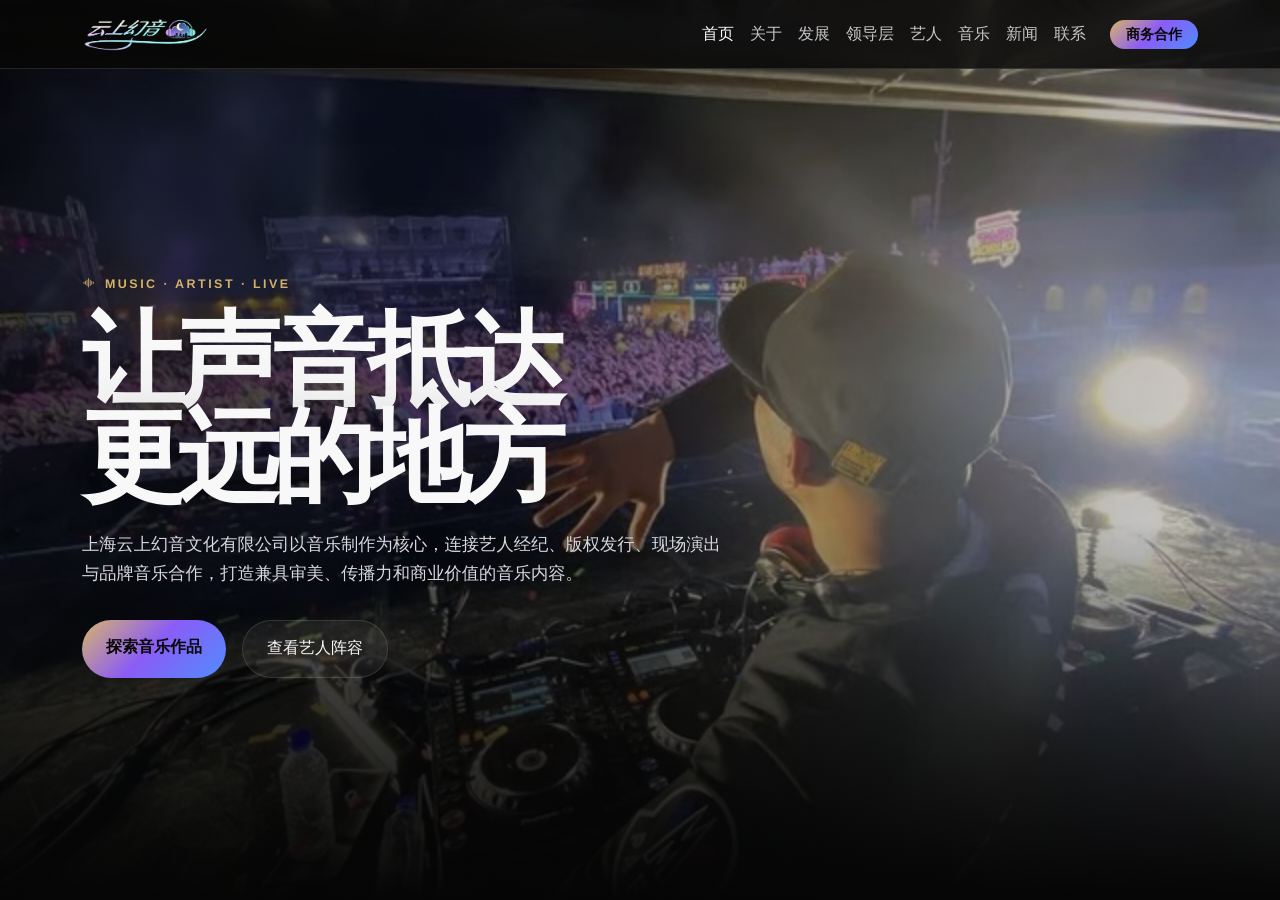
<file: index.html>
<!doctype html>
<html lang="zh-CN">
<head>
  <meta charset="utf-8">
  <meta name="viewport" content="width=device-width, initial-scale=1">
  <title>上海云上幻音文化有限公司 - 音乐制作、艺人经纪、版权发行与演出合作</title>
  <meta name="description" content="上海云上幻音文化有限公司专注音乐制作、艺人经纪、版权发行、演出活动与品牌音乐合作，打造具有影响力的音乐内容和艺人品牌。">
  <meta name="keywords" content="上海云上幻音,音乐公司,艺人经纪,音乐制作,版权发行,演出合作">
  <link href="vendor/bootstrap/css/bootstrap.min.css" rel="stylesheet">
  <link href="vendor/bootstrap-icons/bootstrap-icons.css" rel="stylesheet">
  <link href="vendor/swiper/swiper-bundle.min.css" rel="stylesheet">
  <link href="vendor/aos/aos.css" rel="stylesheet">
  <link href="css/reset.css" rel="stylesheet">
  <link href="css/style.css" rel="stylesheet">
  <link href="css/responsive.css" rel="stylesheet">
</head>
<body>
  <div class="site-shell">
    <nav class="navbar navbar-expand-lg navbar-dark fixed-top">
      <div class="container">
        <a class="navbar-brand" href="index.html"><img class="brand-logo" src="logo.png" alt="Yunshang Huanyin"></a>
        <button class="navbar-toggler" type="button" data-bs-toggle="collapse" data-bs-target="#mainNav" aria-controls="mainNav" aria-expanded="false" aria-label="展开导航">
          <span class="navbar-toggler-icon"></span>
        </button>
        <div class="collapse navbar-collapse" id="mainNav">
          <ul class="navbar-nav ms-auto align-items-lg-center">
            <li class="nav-item"><a class="nav-link active" href="index.html">首页</a></li>
            <li class="nav-item"><a class="nav-link" href="about.html">关于</a></li>
            <li class="nav-item"><a class="nav-link" href="development.html">发展</a></li>
            <li class="nav-item"><a class="nav-link" href="leadership.html">领导层</a></li>
            <li class="nav-item"><a class="nav-link" href="artists.html">艺人</a></li>
            <li class="nav-item"><a class="nav-link" href="music.html">音乐</a></li>
            <li class="nav-item"><a class="nav-link" href="news.html">新闻</a></li>
            <li class="nav-item"><a class="nav-link" href="contact.html">联系</a></li>
            <li class="nav-item ms-lg-3"><a class="btn btn-sm btn-brand rounded-pill px-3" href="contact.html">商务合作</a></li>
          </ul>
        </div>
      </div>
    </nav>

    <header class="hero" style="background-image: radial-gradient(circle at 72% 28%, rgba(216, 180, 106, 0.22), transparent 24rem), linear-gradient(90deg, rgba(5, 5, 5, 0.78) 0%, rgba(5, 5, 5, 0.46) 48%, rgba(5, 5, 5, 0.18) 100%), url('images/w640slw.jpg');">
      <div class="container">
        <div class="row">
          <div class="col-lg-9" data-aos="fade-up">
            <span class="eyebrow"><i class="bi bi-soundwave"></i> MUSIC · ARTIST · LIVE</span>
            <h1 class="hero-title">让声音抵达更远的地方</h1>
            <p class="hero-text">上海云上幻音文化有限公司以音乐制作为核心，连接艺人经纪、版权发行、现场演出与品牌音乐合作，打造兼具审美、传播力和商业价值的音乐内容。</p>
            <div class="d-flex flex-wrap gap-3">
              <a class="btn btn-brand rounded-pill px-4 py-3" href="music.html">探索音乐作品</a>
              <a class="btn btn-ghost rounded-pill px-4 py-3" href="artists.html">查看艺人阵容</a>
            </div>
          </div>
        </div>
      </div>
    </header>

    <main>
      <section class="section">
        <div class="container">
          <div class="row g-4 align-items-center">
            <div class="col-lg-6" data-aos="fade-right">
              <div class="section-title mb-0">
                <span class="eyebrow">About Company</span>
                <h2>以专业体系服务音乐内容的完整生命周期</h2>
                <p>从创作、制作、发行到演出与商业合作，云上幻音提供覆盖音乐产业链的综合服务，帮助音乐人建立长期价值。</p>
              </div>
            </div>
            <div class="col-lg-6">
              <div class="row g-3">
                <div class="col-6" data-aos="zoom-in"><div class="stat"><strong>80+</strong><span class="muted">发行作品</span></div></div>
                <div class="col-6" data-aos="zoom-in" data-aos-delay="80"><div class="stat"><strong>20+</strong><span class="muted">合作艺人</span></div></div>
                <div class="col-6" data-aos="zoom-in" data-aos-delay="160"><div class="stat"><strong>50+</strong><span class="muted">演出项目</span></div></div>
                <div class="col-6" data-aos="zoom-in" data-aos-delay="240"><div class="stat"><strong>12</strong><span class="muted">城市资源</span></div></div>
              </div>
            </div>
          </div>
        </div>
      </section>

      <section class="section section-muted">
        <div class="container">
          <div class="d-flex flex-wrap justify-content-between gap-3 align-items-end mb-4" data-aos="fade-up">
            <div class="section-title mb-0">
              <span class="eyebrow">Featured Artists</span>
              <h2>推荐艺人</h2>
              <p>兼具声音辨识度、现场表现力和内容创作能力的音乐人阵容。</p>
            </div>
            <div class="carousel-controls" aria-label="艺人轮播控制">
              <button class="carousel-btn artist-prev" type="button" aria-label="上一位艺人"><i class="bi bi-arrow-left"></i></button>
              <button class="carousel-btn artist-next" type="button" aria-label="下一位艺人"><i class="bi bi-arrow-right"></i></button>
            </div>
          </div>
          <div class="artist-showcase" data-aos="fade-up">
          <div class="swiper artist-swiper">
            <div class="swiper-wrapper">
              <div class="swiper-slide">
                <article class="glass-card">
                  <img class="image-ratio" src="images/yfa.jpg" alt="流行男歌手杨富安">
                  <div class="card-body">
                    <span class="meta">Pop Vocal</span>
                    <h3 class="h4 mt-2">杨富安</h3>
                    <p class="muted mb-0">以细腻声线和城市流行叙事见长，代表作《夜航线》。</p>
                  </div>
                </article>
              </div>
              
              <div class="swiper-slide">
                <article class="glass-card">
                  <img class="image-ratio" src="images/lcy.jpg" alt="独立摇滚主唱廖聪颖">
                  <div class="card-body">
                    <span class="meta">Indie Rock</span>
                    <h3 class="h4 mt-2">廖聪颖</h3>
                    <p class="muted mb-0">独立摇滚唱作人，作品关注青年情绪和城市生活。</p>
                  </div>
                </article>
              </div>
              <div class="swiper-slide">
                <article class="glass-card">
                  <img class="image-ratio" src="images/ct.jpg" alt="R&B 歌手陈滔">
                  <div class="card-body">
                    <span class="meta">R&B</span>
                    <h3 class="h4 mt-2">陈滔</h3>
                    <p class="muted mb-0">R&B 唱作人，声音松弛且具有强烈律动表达。</p>
                  </div>
                </article>
              </div>
            </div>
            <div class="swiper-pagination position-static mt-4"></div>
          </div>
          </div>
        </div>
      </section>

      <section class="section">
        <div class="container">
          <div class="d-flex flex-wrap justify-content-between gap-3 align-items-end mb-4" data-aos="fade-up">
            <div class="section-title mb-0">
              <span class="eyebrow">Latest Releases</span>
              <h2>最新音乐</h2>
            </div>
            <a class="btn btn-ghost rounded-pill px-4" href="music.html">全部作品</a>
          </div>
          <div class="row g-4">
            <div class="col-md-4" data-aos="fade-up">
              <article class="glass-card">
                <img class="album-cover" src="images/OIP-C.jpg" alt="专辑夜航线封面">
                <div class="card-body">
                  <span class="meta">2026 Single</span>
                  <h3 class="h4 mt-2">夜航线</h3>
                  <p class="muted">杨富安 · 城市流行</p>
                  <audio controls class="w-100"><source src="" type="audio/mpeg">当前浏览器不支持音频播放。</audio>
                </div>
              </article>
            </div>
            <div class="col-md-4" data-aos="fade-up" data-aos-delay="100">
              <article class="glass-card">
                <img class="album-cover" src="images/fa2bb6e7e62e5311.jpg" alt="专辑低空云层封面">
                <div class="card-body">
                  <span class="meta">2026 EP</span>
                  <h3 class="h4 mt-2">低空云层</h3>
                  <p class="muted">陈滔 · 电子音乐</p>
                  <audio controls class="w-100"><source src="" type="audio/mpeg">当前浏览器不支持音频播放。</audio>
                </div>
              </article>
            </div>
            <div class="col-md-4" data-aos="fade-up" data-aos-delay="200">
              <article class="glass-card">
                <img class="album-cover" src="images/b80b78d8e1d3f8d907cef2c85ac1e519.jpeg" alt="专辑她的故乡威远封面">
                <div class="card-body">
                  <span class="meta">2026 Album</span>
                  <h3 class="h4 mt-2">她的故乡威远</h3>
                  <p class="muted">廖聪颖 · 独立流行</p>
                  <audio  src="https://lcy20.netlify.app/gryy/不见桃花不见秋 - 她的故乡威远.mp3" controls class="w-100"><source  type="audio/mpeg">当前浏览器不支持音频播放。</audio>
                </div>
              </article>
            </div>
          </div>
        </div>
      </section>

      <section class="section section-muted">
        <div class="container">
          <div class="row g-4">
            <div class="col-lg-5" data-aos="fade-right">
              <div class="section-title">
                <span class="eyebrow">Live & Events</span>
                <h2>演出活动</h2>
                <p>连接艺人与现场，覆盖 Livehouse、音乐节、品牌发布会和巡演项目。</p>
              </div>
              <a class="btn btn-brand rounded-pill px-4" href="contact.html">演出邀约</a>
            </div>
            <div class="col-lg-7">
              <div class="d-grid gap-3">
                <div class="music-row p-4" data-aos="fade-left">
                  <div class="d-flex flex-wrap justify-content-between gap-3">
                    <div><span class="meta">2026.08.18 · 上海</span><h3 class="h4 mt-2 mb-1">云上声场厂牌夜</h3><p class="muted mb-0">ModernSky Lab Shanghai</p></div>
                    <a class="btn btn-ghost rounded-pill align-self-center" href="contact.html">合作咨询</a>
                  </div>
                </div>
                <div class="music-row p-4" data-aos="fade-left" data-aos-delay="100">
                  <div class="d-flex flex-wrap justify-content-between gap-3">
                    <div><span class="meta">2026.09.06 · 杭州</span><h3 class="h4 mt-2 mb-1">幻音电子现场</h3><p class="muted mb-0">MAO Livehouse Hangzhou</p></div>
                    <a class="btn btn-ghost rounded-pill align-self-center" href="contact.html">合作咨询</a>
                  </div>
                </div>
                <div class="music-row p-4" data-aos="fade-left" data-aos-delay="200">
                  <div class="d-flex flex-wrap justify-content-between gap-3">
                    <div><span class="meta">2026.10.02 · 成都</span><h3 class="h4 mt-2 mb-1">城市回声音乐会</h3><p class="muted mb-0">东区超级音乐现场</p></div>
                    <a class="btn btn-ghost rounded-pill align-self-center" href="contact.html">合作咨询</a>
                  </div>
                </div>
              </div>
            </div>
          </div>
        </div>
      </section>

      <section class="section">
        <div class="container">
          <div class="d-flex flex-wrap justify-content-between gap-3 align-items-end mb-4" data-aos="fade-up">
            <div class="section-title mb-0">
              <span class="eyebrow">News</span>
              <h2>新闻动态</h2>
            </div>
            <a class="btn btn-ghost rounded-pill px-4" href="news.html">更多新闻</a>
          </div>
          <div class="row g-4">
            <div class="col-md-4" data-aos="fade-up">
              <article class="glass-card">
                <img class="wide-image" src="images/news/company-plan.jpg" alt="公司发布会">
                <div class="card-body"><span class="meta">公司新闻</span><h3 class="h5 mt-2">云上幻音公司创立 2026厂牌计划</h3><p class="muted mb-0">音乐制作、艺人开发与现场项目持续投入。</p></div>
              </article>
            </div>
            <div class="col-md-4" data-aos="fade-up" data-aos-delay="100">
              <article class="glass-card">
                <img class="wide-image" src="images/news/studio-release.jpg" alt="录音棚制作现场">
                <div class="card-body"><span class="meta">作品发行</span><h3 class="h5 mt-2">廖聪颖全新单曲《她的故乡威远》正式上线</h3><p class="muted mb-0">以夜晚城市为背景，呈现更成熟的流行表达。</p></div>
              </article>
            </div>
          
          </div>
        </div>
      </section>

      <section class="section section-muted">
        <div class="container">
          <div class="glass-card p-4 p-lg-5" data-aos="zoom-in">
            <div class="row g-4 align-items-center">
              <div class="col-lg-8">
                <span class="eyebrow">Business Cooperation</span>
                <h2 class="display-5 fw-bold mb-3">版权、演出、品牌音乐与艺人商务合作</h2>
                <p class="muted mb-0">欢迎品牌方、活动主办方、媒体平台和内容合作伙伴与我们联系。</p>
              </div>
              <div class="col-lg-4 text-lg-end">
                <a class="btn btn-brand rounded-pill px-5 py-3" href="contact.html">联系合作</a>
              </div>
            </div>
          </div>
        </div>
      </section>
    </main>

    <footer class="site-footer">
      <div class="container">
        <div class="row g-4">
          <div class="col-lg-5">
            <a class="footer-brand mb-3" href="index.html"><img class="brand-logo" src="logo.png" alt="Yunshang Huanyin"><span>上海云上幻音文化有限公司</span></a>
            <p class="muted">专注音乐制作、艺人经纪、版权发行、演出活动与品牌音乐合作。</p>
            <div><a class="social-link" href="#" aria-label="微博"><i class="bi bi-sina-weibo"></i></a><a class="social-link" href="#" aria-label="微信"><i class="bi bi-wechat"></i></a><a class="social-link" href="#" aria-label="抖音"><i class="bi bi-music-note-beamed"></i></a></div>
          </div>
          <div class="col-6 col-lg-2"><h3 class="h6">导航</h3><a class="footer-link" href="about.html">关于我们</a><a class="footer-link" href="development.html">公司发展</a><a class="footer-link" href="leadership.html">领导层介绍</a></div>
          <div class="col-6 col-lg-2"><h3 class="h6">内容</h3><a class="footer-link" href="artists.html">艺人阵容</a><a class="footer-link" href="music.html">音乐作品</a><a class="footer-link" href="news.html">新闻动态</a></div>
          <div class="col-lg-3"><h3 class="h6">联系</h3><p class="muted mb-1">上海市 · 音乐产业园区</p><p class="muted mb-1">business@example.com</p><p class="muted mb-0">400-000-0000</p></div>
        </div>
        <div class="border-top border-secondary-subtle mt-4 pt-4 muted small">© 2026 上海云上幻音文化有限公司. All Rights Reserved. 沪ICP备XXXXXXXX号</div>
      </div>
    </footer>
  </div>
  <button class="back-to-top" aria-label="返回顶部"><i class="bi bi-arrow-up"></i></button>
  <script src="vendor/bootstrap/js/bootstrap.bundle.min.js"></script>
  <script src="vendor/swiper/swiper-bundle.min.js"></script>
  <script src="vendor/aos/aos.js"></script>
  <script src="js/main.js"></script>
</body>
</html>
</file>
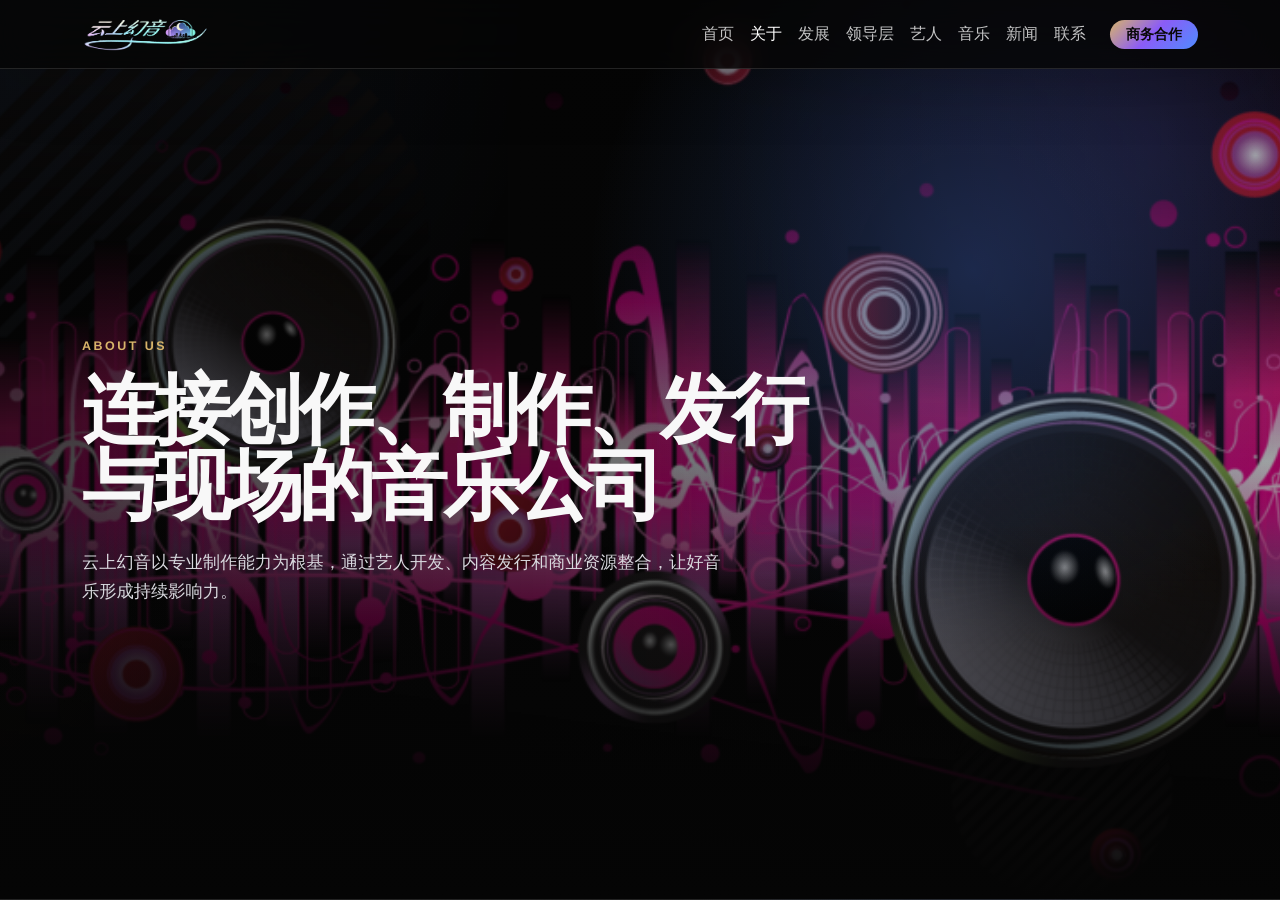
<file: about.html>
<!doctype html>
<html lang="zh-CN">
<head>
  <meta charset="utf-8">
  <meta name="viewport" content="width=device-width, initial-scale=1">
  <title>关于我们 - 上海云上幻音文化有限公司</title>
  <meta name="description" content="了解上海云上幻音文化有限公司的品牌理念、业务能力、发展方向和音乐产业服务体系。">
  <meta name="keywords" content="云上幻音,音乐公司介绍,音乐制作,艺人经纪,版权发行">
  <link href="vendor/bootstrap/css/bootstrap.min.css" rel="stylesheet">
  <link href="vendor/bootstrap-icons/bootstrap-icons.css" rel="stylesheet">
  <link href="vendor/aos/aos.css" rel="stylesheet">
  <link href="css/reset.css" rel="stylesheet">
  <link href="css/style.css" rel="stylesheet">
  <link href="css/responsive.css" rel="stylesheet">
</head>
<body>
  <div class="site-shell">
    <nav class="navbar navbar-expand-lg navbar-dark fixed-top">
      <div class="container">
        <a class="navbar-brand" href="index.html"><img class="brand-logo" src="logo.png" alt="Yunshang Huanyin"></a>
        <button class="navbar-toggler" type="button" data-bs-toggle="collapse" data-bs-target="#mainNav" aria-label="展开导航"><span class="navbar-toggler-icon"></span></button>
        <div class="collapse navbar-collapse" id="mainNav">
          <ul class="navbar-nav ms-auto align-items-lg-center">
            <li class="nav-item"><a class="nav-link" href="index.html">首页</a></li>
            <li class="nav-item"><a class="nav-link active" href="about.html">关于</a></li>
            <li class="nav-item"><a class="nav-link" href="development.html">发展</a></li>
            <li class="nav-item"><a class="nav-link" href="leadership.html">领导层</a></li>
            <li class="nav-item"><a class="nav-link" href="artists.html">艺人</a></li>
            <li class="nav-item"><a class="nav-link" href="music.html">音乐</a></li>
            <li class="nav-item"><a class="nav-link" href="news.html">新闻</a></li>
            <li class="nav-item"><a class="nav-link" href="contact.html">联系</a></li>
            <li class="nav-item ms-lg-3"><a class="btn btn-sm btn-brand rounded-pill px-3" href="contact.html">商务合作</a></li>
          </ul>
        </div>
      </div>
    </nav>

    <header class="page-hero" style="background-image: radial-gradient(circle at 76% 30%, rgba(79, 140, 255, 0.24), transparent 24rem), linear-gradient(90deg, rgba(5, 5, 5, 0.76), rgba(5, 5, 5, 0.36)), url('images/downloaded-image.png');">
      <div class="container" data-aos="fade-up">
        <span class="eyebrow">About Us</span>
        <h1>连接创作、制作、发行与现场的音乐公司</h1>
        <p class="hero-text">云上幻音以专业制作能力为根基，通过艺人开发、内容发行和商业资源整合，让好音乐形成持续影响力。</p>
      </div>
    </header>

    <main>
      <section class="section">
        <div class="container">
          <div class="row g-4 align-items-center">
            <div class="col-lg-6" data-aos="fade-right">
              <img class="rounded-5 wide-image w-100" src="images/lcy.jpg" alt="音乐制作团队">
            </div>
            <div class="col-lg-6" data-aos="fade-left">
              <span class="eyebrow">Company Profile</span>
              <h2 class="display-5 fw-bold">公司简介</h2>
              <p class="muted">上海云上幻音文化有限公司是一家以音乐制作为核心的综合音乐公司，业务覆盖艺人经纪、版权发行、演出活动、品牌音乐合作和内容营销。</p>
              <p class="muted">公司坚持用专业审美和产业化能力服务音乐人，帮助艺人完成从作品打磨、形象建立、市场发布到商业合作的完整成长路径。</p>
            </div>
          </div>
        </div>
      </section>

      <section class="section section-muted">
        <div class="container">
          <div class="section-title" data-aos="fade-up">
            <span class="eyebrow">Capabilities</span>
            <h2>核心业务</h2>
          </div>
          <div class="row g-4">
            <div class="col-md-6 col-lg-3" data-aos="fade-up"><div class="glass-card p-4"><i class="bi bi-sliders2 fs-1 text-warning"></i><h3 class="h5 mt-3">音乐制作</h3><p class="muted mb-0">词曲、编曲、录音、混音、母带与声音设计。</p></div></div>
            <div class="col-md-6 col-lg-3" data-aos="fade-up" data-aos-delay="80"><div class="glass-card p-4"><i class="bi bi-person-hearts fs-1 text-warning"></i><h3 class="h5 mt-3">艺人经纪</h3><p class="muted mb-0">艺人定位、内容规划、宣传发行与商务管理。</p></div></div>
            <div class="col-md-6 col-lg-3" data-aos="fade-up" data-aos-delay="160"><div class="glass-card p-4"><i class="bi bi-disc fs-1 text-warning"></i><h3 class="h5 mt-3">版权发行</h3><p class="muted mb-0">数字发行、版权管理、渠道对接和收益维护。</p></div></div>
            <div class="col-md-6 col-lg-3" data-aos="fade-up" data-aos-delay="240"><div class="glass-card p-4"><i class="bi bi-lightning-charge fs-1 text-warning"></i><h3 class="h5 mt-3">现场演出</h3><p class="muted mb-0">巡演、音乐节、品牌活动和厂牌现场策划。</p></div></div>
          </div>
        </div>
      </section>

      <section class="section">
        <div class="container">
          <div class="row g-5">
            <div class="col-lg-4" data-aos="fade-right">
              <span class="eyebrow">Milestones</span>
              <h2 class="display-6 fw-bold">发展规划</h2>
            </div>
            <div class="col-lg-8">
              <div class="d-grid gap-4">
                <div class="timeline-item" data-aos="fade-up"><span class="meta">阶段一</span><h3 class="h5 mt-2">建立厂牌内容矩阵</h3><p class="muted mb-0">完成核心艺人、重点作品和官网内容体系建设。</p></div>
                <div class="timeline-item" data-aos="fade-up"><span class="meta">阶段二</span><h3 class="h5 mt-2">拓展发行与现场资源</h3><p class="muted mb-0">推进数字发行、城市演出、品牌合作和媒体传播。</p></div>
                <div class="timeline-item" data-aos="fade-up"><span class="meta">阶段三</span><h3 class="h5 mt-2">形成音乐 IP 长期资产</h3><p class="muted mb-0">通过版权、演出、影像和商业合作沉淀可持续价值。</p></div>
              </div>
            </div>
          </div>
        </div>
      </section>
    </main>

    <footer class="site-footer">
      <div class="container"><div class="row g-4"><div class="col-lg-6"><a class="footer-brand mb-3" href="index.html"><img class="brand-logo" src="logo.png" alt="Yunshang Huanyin"><span>上海云上幻音文化有限公司</span></a><p class="muted">专注音乐制作、艺人经纪、版权发行、演出活动与品牌音乐合作。</p></div><div class="col-lg-3"><h3 class="h6"> 快速访问</h3><a class="footer-link" href="development.html">公司发展</a><a class="footer-link" href="leadership.html">领导层介绍</a><a class="footer-link" href="artists.html">艺人阵容</a></div><div class="col-lg-3"><h3 class="h6">联系</h3><p class="muted mb-1">business@example.com</p><p class="muted mb-0">400-000-0000</p></div></div><div class="border-top border-secondary-subtle mt-4 pt-4 muted small">© 2026 上海云上幻音文化有限公司. All Rights Reserved.</div></div>    
    </footer>
  </div>
  <button class="back-to-top" aria-label="返回顶部"><i class="bi bi-arrow-up"></i></button>
  <script src="vendor/bootstrap/js/bootstrap.bundle.min.js"></script>
  <script src="vendor/aos/aos.js"></script>
  <script src="js/main.js"></script>
</body>
</html>
</file>
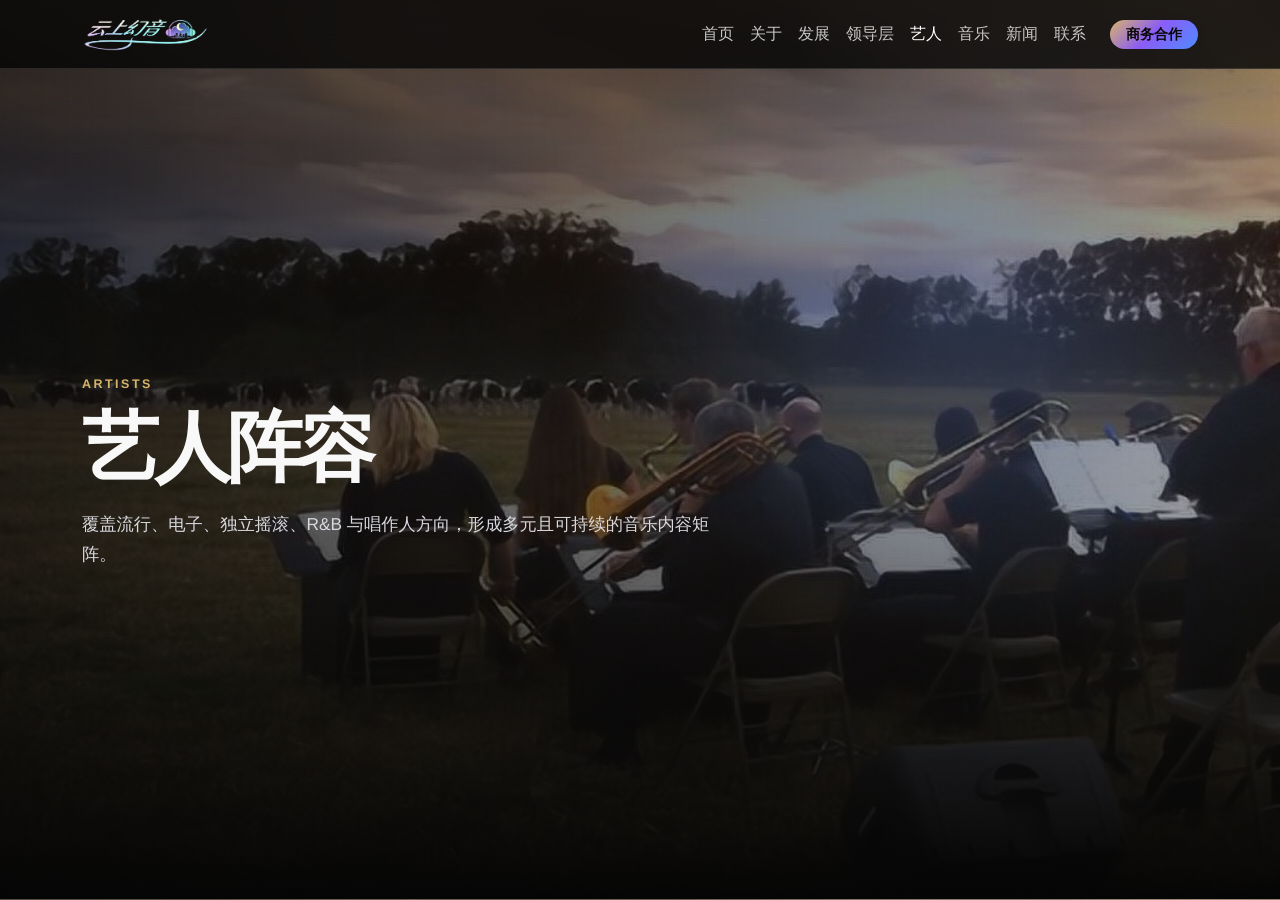
<file: artists.html>
<!doctype html>
<html lang="zh-CN">
	<head>
		<meta charset="utf-8">
		<meta name="viewport" content="width=device-width, initial-scale=1">
		<title>
			艺人阵容 - 上海云上幻音文化有限公司
		</title>
		<meta name="description" content="查看上海云上幻音文化有限公司旗下及合作艺人阵容，涵盖流行、电子、独立摇滚、R&B 等音乐风格。">
		<meta name="keywords" content="音乐艺人,艺人经纪,流行歌手,电子音乐,独立音乐">
		<link href="vendor/bootstrap/css/bootstrap.min.css" rel="stylesheet">
		<link href="vendor/bootstrap-icons/bootstrap-icons.css" rel="stylesheet">
		<link href="vendor/aos/aos.css" rel="stylesheet">
		<link href="css/reset.css" rel="stylesheet">
		<link href="css/style.css" rel="stylesheet">
		<link href="css/responsive.css" rel="stylesheet">
	</head>
	<body>
		<div class="site-shell">
			<nav class="navbar navbar-expand-lg navbar-dark fixed-top">
				<div class="container">
					<a class="navbar-brand" href="index.html">
						<img class="brand-logo" src="logo.png" alt="Yunshang Huanyin">
					</a>
					<button class="navbar-toggler" type="button" data-bs-toggle="collapse"
					data-bs-target="#mainNav" aria-label="展开导航">
						<span class="navbar-toggler-icon">
						</span>
					</button>
					<div class="collapse navbar-collapse" id="mainNav">
						<ul class="navbar-nav ms-auto align-items-lg-center">
							<li class="nav-item">
								<a class="nav-link" href="index.html">
									首页
								</a>
							</li>
							<li class="nav-item">
								<a class="nav-link" href="about.html">
									关于
								</a>
							</li>
							<li class="nav-item">
								<a class="nav-link" href="development.html">
									发展
								</a>
							</li>
							<li class="nav-item">
								<a class="nav-link" href="leadership.html">
									领导层
								</a>
							</li>
							<li class="nav-item">
								<a class="nav-link active" href="artists.html">
									艺人
								</a>
							</li>
							<li class="nav-item">
								<a class="nav-link" href="music.html">
									音乐
								</a>
							</li>
							<li class="nav-item">
								<a class="nav-link" href="news.html">
									新闻
								</a>
							</li>
							<li class="nav-item">
								<a class="nav-link" href="contact.html">
									联系
								</a>
							</li>
							<li class="nav-item ms-lg-3">
								<a class="btn btn-sm btn-brand rounded-pill px-3" href="contact.html">
									商务合作
								</a>
							</li>
						</ul>
					</div>
				</div>
			</nav>
			<header class="page-hero" style="background-image: radial-gradient(circle at 76% 30%, rgba(79, 140, 255, 0.24), transparent 24rem), linear-gradient(90deg, rgba(5, 5, 5, 0.76), rgba(5, 5, 5, 0.36)), url('images/042d98a933d7c72c66d882b3e3e458fb.jpeg');">
				<div class="container" data-aos="fade-up">
					<span class="eyebrow">
						Artists
					</span>
					<h1>
						艺人阵容
					</h1>
					<p class="hero-text">
						覆盖流行、电子、独立摇滚、R&B 与唱作人方向，形成多元且可持续的音乐内容矩阵。
					</p>
				</div>
			</header>
			<main class="section">
				<div class="container">
					<div class="filter-group d-flex flex-wrap gap-2 mb-4" data-aos="fade-up">
						<button class="btn filter-pill active rounded-pill px-4" data-filter="all">
							全部
						</button>
						<button class="btn filter-pill rounded-pill px-4" data-filter="pop">
							流行
						</button>
						<button class="btn filter-pill rounded-pill px-4" data-filter="electronic">
							电子
						</button>
						<button class="btn filter-pill rounded-pill px-4" data-filter="indie">
							独立
						</button>
					</div>
					<div class="row g-4">
						<div class="col-md-6 col-lg-3" data-category="pop" data-aos="fade-up">
							<article class="glass-card">
								<img class="image-ratio" src="images/lcy.jpg" alt="廖聪颖">
								<div class="card-body">
									<span class="meta">
										Pop Vocal
									</span>
									<h2 class="h4 mt-2">
										廖聪颖
									</h2>
									<p class="muted mb-0">
										城市流行男声，代表作《她的故乡威远》。
									</p>
								</div>
							</article>
						</div>
						
						
						
						
						
					</div>
				</div>
			</main>
			<footer class="site-footer">
				<div class="container">
					<div class="row g-4">
						<div class="col-lg-6">
							<a class="footer-brand mb-3" href="index.html">
								<img class="brand-logo" src="logo.png" alt="Yunshang Huanyin">
								<span>
									上海云上幻音文化有限公司
								</span>
							</a>
							<p class="muted">
								专注音乐制作、艺人经纪、版权发行、演出活动与品牌音乐合作。
							</p>
						</div>
						<div class="col-lg-3">
							<h3 class="h6">
								快速访问
							</h3>
							<a class="footer-link" href="about.html">
								关于我们
							</a>
							<a class="footer-link" href="development.html">
								公司发展
							</a>
							<a class="footer-link" href="leadership.html">
								领导层介绍
							</a>
						</div>
						<div class="col-lg-3">
							<h3 class="h6">
								联系
							</h3>
							<p class="muted mb-1">
								business@example.com
							</p>
							<p class="muted mb-0">
								400-000-0000
							</p>
						</div>
					</div>
					<div class="border-top border-secondary-subtle mt-4 pt-4 muted small">
						© 2026 上海云上幻音文化有限公司. All Rights Reserved.
					</div>
				</div>
			</footer>
		</div>
		<button class="back-to-top" aria-label="返回顶部">
			<i class="bi bi-arrow-up">
			</i>
		</button>
		<script src="vendor/bootstrap/js/bootstrap.bundle.min.js">
		</script>
		<script src="vendor/aos/aos.js">
		</script>
		<script src="js/main.js">
		</script>
	</body>

</html>
</file>
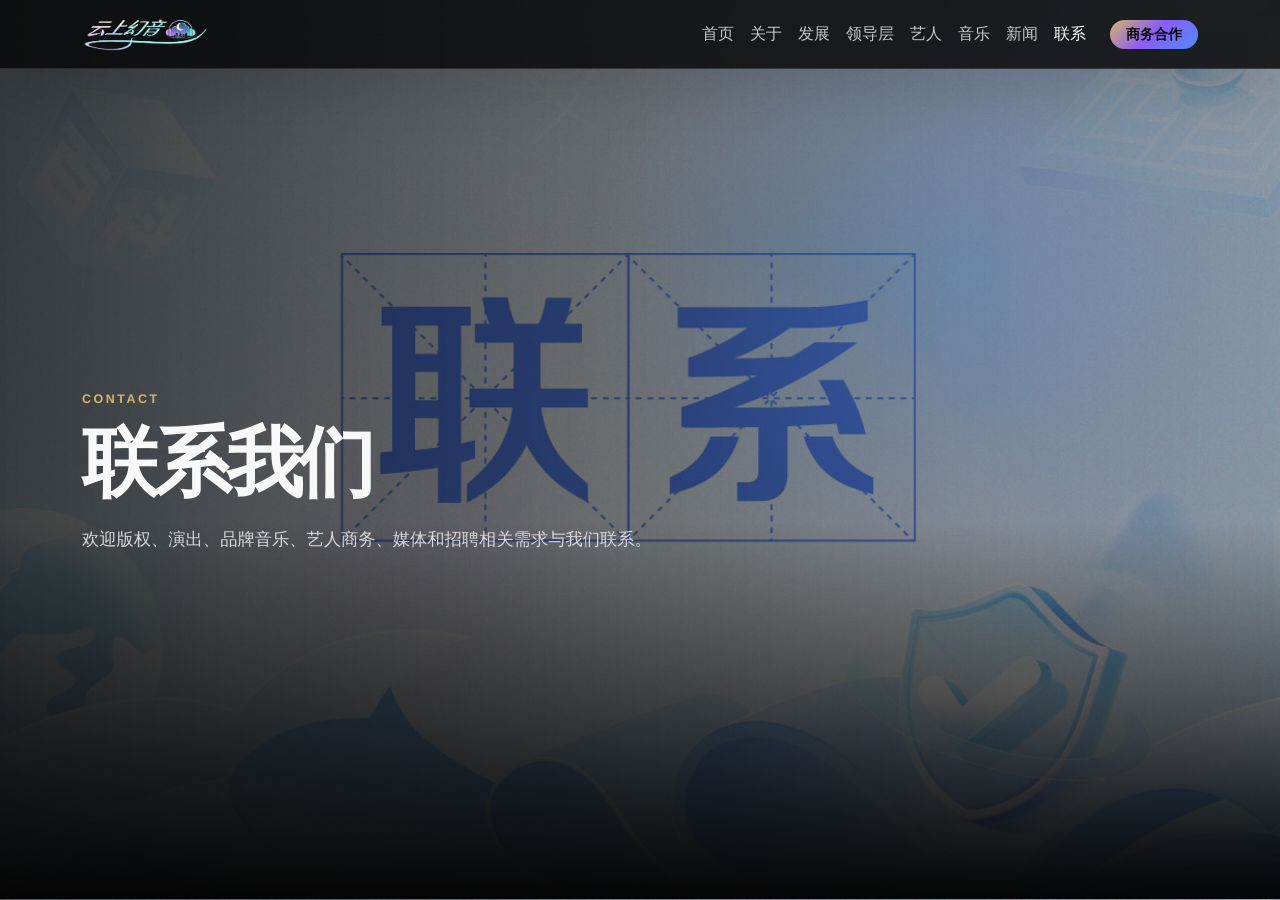
<file: contact.html>
<!doctype html>
<html lang="zh-CN">
<head>
  <meta charset="utf-8">
  <meta name="viewport" content="width=device-width, initial-scale=1">
  <title>联系我们 - 上海云上幻音文化有限公司</title>
  <meta name="description" content="联系上海云上幻音文化有限公司，咨询版权合作、演出邀约、品牌音乐、艺人商务和媒体合作。">
  <meta name="keywords" content="音乐公司联系,商务合作,版权合作,演出邀约,艺人商务">
  <link href="vendor/bootstrap/css/bootstrap.min.css" rel="stylesheet">
  <link href="vendor/bootstrap-icons/bootstrap-icons.css" rel="stylesheet">
  <link href="vendor/aos/aos.css" rel="stylesheet">
  <link href="css/reset.css" rel="stylesheet">
  <link href="css/style.css" rel="stylesheet">
  <link href="css/responsive.css" rel="stylesheet">
</head>
<body>
  <div class="site-shell">
    <nav class="navbar navbar-expand-lg navbar-dark fixed-top"><div class="container"><a class="navbar-brand" href="index.html"><img class="brand-logo" src="logo.png" alt="Yunshang Huanyin"></a><button class="navbar-toggler" type="button" data-bs-toggle="collapse" data-bs-target="#mainNav" aria-label="展开导航"><span class="navbar-toggler-icon"></span></button><div class="collapse navbar-collapse" id="mainNav"><ul class="navbar-nav ms-auto align-items-lg-center"><li class="nav-item"><a class="nav-link" href="index.html">首页</a></li><li class="nav-item"><a class="nav-link" href="about.html">关于</a></li><li class="nav-item"><a class="nav-link" href="development.html">发展</a></li><li class="nav-item"><a class="nav-link" href="leadership.html">领导层</a></li><li class="nav-item"><a class="nav-link" href="artists.html">艺人</a></li><li class="nav-item"><a class="nav-link" href="music.html">音乐</a></li><li class="nav-item"><a class="nav-link" href="news.html">新闻</a></li><li class="nav-item"><a class="nav-link active" href="contact.html">联系</a></li><li class="nav-item ms-lg-3"><a class="btn btn-sm btn-brand rounded-pill px-3" href="contact.html">商务合作</a></li></ul></div></div></nav>

    <header class="page-hero" style="background-image: radial-gradient(circle at 76% 30%, rgba(79, 140, 255, 0.24), transparent 24rem), linear-gradient(90deg, rgba(5, 5, 5, 0.76), rgba(5, 5, 5, 0.36)), url('images/ed57239b21e9947a3b30519b8e648723.jpeg');">
      <div class="container" data-aos="fade-up"><span class="eyebrow">Contact</span><h1>联系我们</h1><p class="hero-text">欢迎版权、演出、品牌音乐、艺人商务、媒体和招聘相关需求与我们联系。</p></div>
    </header>

    <main>
      <section class="section">
        <div class="container">
          <div class="row g-4">
            <div class="col-lg-5" data-aos="fade-right">
              <div class="contact-box p-4 p-lg-5 h-100">
                <span class="eyebrow">Info</span>
                <h2 class="display-6 fw-bold mb-4">官方联系信息</h2>
                <div class="d-grid gap-4">
                  <div><span class="meta">商务合作</span><p class="h5 mt-2 mb-0">business@example.com</p></div>
                  <div><span class="meta">媒体联系</span><p class="h5 mt-2 mb-0">media@example.com</p></div>
                  <div><span class="meta">艺人投递</span><p class="h5 mt-2 mb-0">artist@example.com</p></div>
                  <div><span class="meta">联系电话</span><p class="h5 mt-2 mb-0">400-000-0000</p></div>
                  <div><span class="meta">公司地址</span><p class="h5 mt-2 mb-0">上海市 · 音乐产业园区</p></div>
                </div>
              </div>
            </div>
            <div class="col-lg-7" data-aos="fade-left">
              <div class="contact-box p-4 p-lg-5">
                <span class="eyebrow">Message</span>
                <h2 class="display-6 fw-bold mb-4">合作咨询</h2>
                <form>
                  <div class="row g-3">
                    <div class="col-md-6"><label class="form-label" for="name">姓名</label><input class="form-control" id="name" type="text" placeholder="请输入姓名"></div>
                    <div class="col-md-6"><label class="form-label" for="company">公司 / 机构</label><input class="form-control" id="company" type="text" placeholder="请输入公司名称"></div>
                    <div class="col-md-6"><label class="form-label" for="phone">联系方式</label><input class="form-control" id="phone" type="tel" placeholder="手机或微信"></div>
                    <div class="col-md-6"><label class="form-label" for="type">合作类型</label><select class="form-select" id="type"><option>版权合作</option><option>演出邀约</option><option>品牌音乐</option><option>艺人商务</option><option>媒体采访</option></select></div>
                    <div class="col-12"><label class="form-label" for="message">需求说明</label><textarea class="form-control" id="message" rows="5" placeholder="请简要说明合作需求"></textarea></div>
                    <div class="col-12"><button class="btn btn-brand rounded-pill px-5 py-3" type="button">提交咨询</button><span class="muted small ms-3">静态版本仅展示表单，真实提交需后续接入接口。</span></div>
                  </div>
                </form>
              </div>
            </div>
          </div>
        </div>
      </section>

      <section class="section section-muted">
        <div class="container">
          <div class="section-title" data-aos="fade-up"><span class="eyebrow">Cooperation</span><h2>合作方向</h2></div>
          <div class="row g-4">
            <div class="col-md-6 col-lg-3" data-aos="fade-up"><div class="glass-card p-4"><i class="bi bi-vinyl fs-1 text-warning"></i><h3 class="h5 mt-3">版权合作</h3><p class="muted mb-0">歌曲授权、同步授权、版权采购和发行合作。</p></div></div>
            <div class="col-md-6 col-lg-3" data-aos="fade-up" data-aos-delay="80"><div class="glass-card p-4"><i class="bi bi-megaphone fs-1 text-warning"></i><h3 class="h5 mt-3">品牌音乐</h3><p class="muted mb-0">广告配乐、品牌主题曲、发布会音乐定制。</p></div></div>
            <div class="col-md-6 col-lg-3" data-aos="fade-up" data-aos-delay="160"><div class="glass-card p-4"><i class="bi bi-ticket-perforated fs-1 text-warning"></i><h3 class="h5 mt-3">演出邀约</h3><p class="muted mb-0">音乐节、商演、Livehouse、巡演和品牌现场。</p></div></div>
            <div class="col-md-6 col-lg-3" data-aos="fade-up" data-aos-delay="240"><div class="glass-card p-4"><i class="bi bi-camera-reels fs-1 text-warning"></i><h3 class="h5 mt-3">媒体合作</h3><p class="muted mb-0">采访、影像拍摄、内容共创和宣传联动。</p></div></div>
          </div>
        </div>
      </section>
    </main>

    <footer class="site-footer"><div class="container"><div class="row g-4"><div class="col-lg-6"><a class="footer-brand mb-3" href="index.html"><img class="brand-logo" src="logo.png" alt="Yunshang Huanyin"><span>上海云上幻音文化有限公司</span></a><p class="muted">专注音乐制作、艺人经纪、版权发行、演出活动与品牌音乐合作。</p></div><div class="col-lg-3"><h3 class="h6">快速访问</h3><a class="footer-link" href="about.html">关于我们</a><a class="footer-link" href="development.html">公司发展</a><a class="footer-link" href="leadership.html">领导层介绍</a></div><div class="col-lg-3"><h3 class="h6">联系</h3><p class="muted mb-1">business@example.com</p><p class="muted mb-0">400-000-0000</p></div></div><div class="border-top border-secondary-subtle mt-4 pt-4 muted small">© 2026 上海云上幻音文化有限公司. All Rights Reserved.</div></div></footer>
  </div>
  <button class="back-to-top" aria-label="返回顶部"><i class="bi bi-arrow-up"></i></button>
  <script src="vendor/bootstrap/js/bootstrap.bundle.min.js"></script>
  <script src="vendor/aos/aos.js"></script>
  <script src="js/main.js"></script>
</body>
</html>
</file>
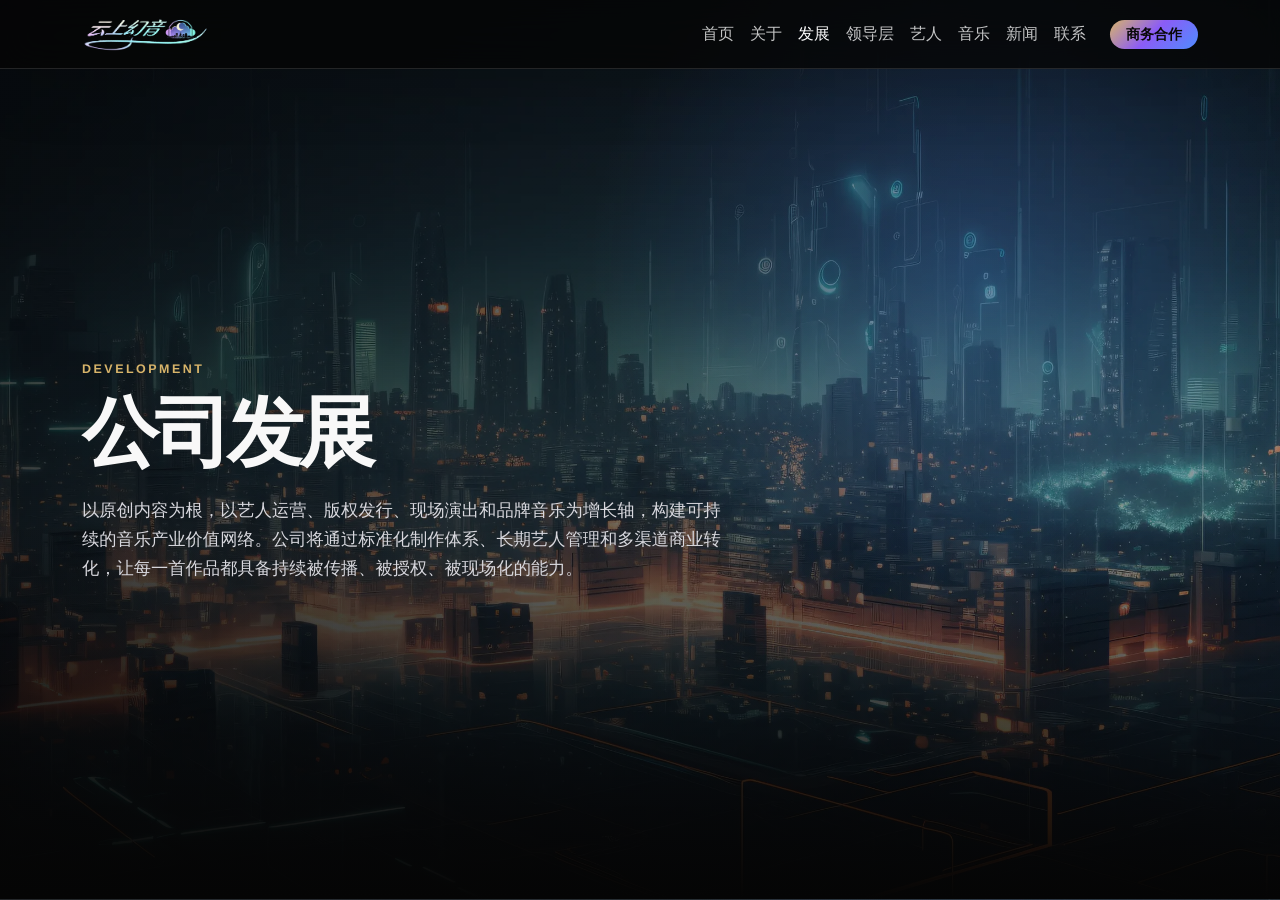
<file: development.html>
<!doctype html>
<html lang="zh-CN">
<head>
  <meta charset="utf-8">
  <meta name="viewport" content="width=device-width, initial-scale=1">
  <title>公司发展 - 上海云上幻音文化有限公司</title>
  <meta name="description" content="了解上海云上幻音文化有限公司的发展路径、阶段目标、业务布局和长期音乐 IP 战略。">
  <meta name="keywords" content="云上幻音公司发展,音乐公司规划,音乐厂牌发展,音乐产业布局">
  <link href="vendor/bootstrap/css/bootstrap.min.css" rel="stylesheet">
  <link href="vendor/bootstrap-icons/bootstrap-icons.css" rel="stylesheet">
  <link href="vendor/aos/aos.css" rel="stylesheet">
  <link href="css/reset.css" rel="stylesheet">
  <link href="css/style.css" rel="stylesheet">
  <link href="css/responsive.css" rel="stylesheet">
</head>
<body>
  <div class="site-shell">
    <nav class="navbar navbar-expand-lg navbar-dark fixed-top">
      <div class="container">
        <a class="navbar-brand" href="index.html"><img class="brand-logo" src="logo.png" alt="Yunshang Huanyin"></a>
        <button class="navbar-toggler" type="button" data-bs-toggle="collapse" data-bs-target="#mainNav" aria-label="展开导航"><span class="navbar-toggler-icon"></span></button>
        <div class="collapse navbar-collapse" id="mainNav">
          <ul class="navbar-nav ms-auto align-items-lg-center">
            <li class="nav-item"><a class="nav-link" href="index.html">首页</a></li>
            <li class="nav-item"><a class="nav-link" href="about.html">关于</a></li>
            <li class="nav-item"><a class="nav-link active" href="development.html">发展</a></li>
            <li class="nav-item"><a class="nav-link" href="leadership.html">领导层</a></li>
            <li class="nav-item"><a class="nav-link" href="artists.html">艺人</a></li>
            <li class="nav-item"><a class="nav-link" href="music.html">音乐</a></li>
            <li class="nav-item"><a class="nav-link" href="news.html">新闻</a></li>
            <li class="nav-item"><a class="nav-link" href="contact.html">联系</a></li>
            <li class="nav-item ms-lg-3"><a class="btn btn-sm btn-brand rounded-pill px-3" href="contact.html">商务合作</a></li>
          </ul>
        </div>
      </div>
    </nav>

    <header class="page-hero" style="background-image: radial-gradient(circle at 76% 30%, rgba(79, 140, 255, 0.24), transparent 24rem), linear-gradient(90deg, rgba(5, 5, 5, 0.76), rgba(5, 5, 5, 0.36)), url('images/424b1812198142ec879dc5555aa2bb35.jpg');">
      <div class="container" data-aos="fade-up">
        <span class="eyebrow">Development</span>
        <h1>公司发展</h1>
        <p class="hero-text">以原创内容为根，以艺人运营、版权发行、现场演出和品牌音乐为增长轴，构建可持续的音乐产业价值网络。公司将通过标准化制作体系、长期艺人管理和多渠道商业转化，让每一首作品都具备持续被传播、被授权、被现场化的能力。</p>
      </div>
    </header>

    <main>
      <section class="section">
        <div class="container">
          <div class="section-title" data-aos="fade-up">
            <span class="eyebrow">Growth Path</span>
            <h2>百叶窗式发展路径</h2>
            <p>四个发展阶段像声场中的不同轨道并行推进：先建立内容标准，再建立艺人方法，随后把版权和现场做成长期资产，最终形成可复制的厂牌增长模型。</p>
          </div>
          <div class="louver-grid" data-aos="fade-up">
            <article class="louver-panel" tabindex="0" style="background-image: linear-gradient(180deg, rgba(5, 5, 5, 0.12), rgba(5, 5, 5, 0.88)), url('https://trae-api-cn.mchost.guru/api/ide/v1/text_to_image?prompt=modern%20music%20studio%20creative%20planning%2C%20songwriters%20and%20producers%20working%2C%20dark%20premium%20blue%20gold%20lighting%2C%20realistic%20website%20photo&image_size=portrait_4_3');">
              <div class="louver-content">
                <span class="louver-index">01</span>
                <span class="louver-meta">Foundation</span>
                <h2 class="louver-title">夯实原创制作能力</h2>
                <div class="louver-copy muted">
                  <p>建立稳定的词曲、编曲、录音、混音与母带流程，形成公司自己的声音标准和内容审美。</p>
                  <ul>
                    <li>建设制作人、词曲作者和录音棚协作库。</li>
                    <li>沉淀 Demo 评估、选曲会、制作排期和成品验收机制。</li>
                    <li>形成适合流行、电子、独立和 R&B 项目的差异化声音模板。</li>
                  </ul>
                </div>
              </div>
            </article>
            <article class="louver-panel" tabindex="0" style="background-image: linear-gradient(180deg, rgba(5, 5, 5, 0.12), rgba(5, 5, 5, 0.88)), url('https://trae-api-cn.mchost.guru/api/ide/v1/text_to_image?prompt=music%20label%20artist%20incubation%20meeting%2C%20portrait%20wall%20and%20stage%20lighting%2C%20premium%20dark%20cinematic%20blue%20gold%2C%20realistic%20photo&image_size=portrait_4_3');">
              <div class="louver-content">
                <span class="louver-index">02</span>
                <span class="louver-meta">Artists</span>
                <h2 class="louver-title">完善艺人开发体系</h2>
                <div class="louver-copy muted">
                  <p>围绕艺人定位、作品节奏、视觉表达和宣发策略建立长期运营机制，提升艺人品牌辨识度。</p>
                  <ul>
                    <li>为每位艺人建立声线、视觉、内容主题和目标受众档案。</li>
                    <li>按季度规划单曲、短视频、现场片段和媒体曝光节奏。</li>
                    <li>通过小型专场、联名内容和品牌活动验证市场反馈。</li>
                  </ul>
                </div>
              </div>
            </article>
            <article class="louver-panel" tabindex="0" style="background-image: linear-gradient(180deg, rgba(5, 5, 5, 0.12), rgba(5, 5, 5, 0.88)), url('https://trae-api-cn.mchost.guru/api/ide/v1/text_to_image?prompt=digital%20music%20distribution%20control%20room%2C%20data%20screens%20album%20releases%2C%20premium%20blue%20purple%20gold%20lighting%2C%20realistic%20photo&image_size=portrait_4_3');">
              <div class="louver-content">
                <span class="louver-index">03</span>
                <span class="louver-meta">Distribution</span>
                <h2 class="louver-title">拓展发行与版权资产</h2>
                <div class="louver-copy muted">
                  <p>加强数字发行、版权管理、同步授权和内容渠道合作，让作品获得更长周期的商业回报。</p>
                  <ul>
                    <li>完善词曲、录音制品、艺人肖像和演出素材的授权边界。</li>
                    <li>拓展影视、广告、游戏、短剧和品牌内容的同步授权机会。</li>
                    <li>建立发行数据复盘机制，指导下一轮选题、制作和投放。</li>
                  </ul>
                </div>
              </div>
            </article>
            <article class="louver-panel" tabindex="0" style="background-image: linear-gradient(180deg, rgba(5, 5, 5, 0.12), rgba(5, 5, 5, 0.88)), url('https://trae-api-cn.mchost.guru/api/ide/v1/text_to_image?prompt=premium%20music%20festival%20and%20brand%20event%20stage%2C%20audience%20lights%2C%20luxury%20blue%20gold%20cinematic%20atmosphere%2C%20realistic%20photo&image_size=portrait_4_3');">
              <div class="louver-content">
                <span class="louver-index">04</span>
                <span class="louver-meta">Live IP</span>
                <h2 class="louver-title">打造现场与商业 IP</h2>
                <div class="louver-copy muted">
                  <p>通过厂牌演出、城市巡演、品牌音乐和影像内容，把音乐转化为可感知、可复用的场景资产。</p>
                  <ul>
                    <li>打造厂牌联合演出、主题 Live Session 和城市巡演系列。</li>
                    <li>把现场内容沉淀为影像、社媒素材和后续商业提案资产。</li>
                    <li>与品牌发布会、文化空间和音乐节建立稳定合作入口。</li>
                  </ul>
                </div>
              </div>
            </article>
          </div>
        </div>
      </section>

      <section class="section section-muted">
        <div class="container">
          <div class="row g-4 align-items-center">
            <div class="col-lg-5" data-aos="fade-right">
              <span class="eyebrow">Strategy</span>
              <h2 class="display-5 fw-bold">长期增长模型</h2>
              <p class="muted">公司发展不依赖单一作品爆发，而是通过内容、艺人、版权、演出和品牌合作之间的复利关系，沉淀可持续的音乐资产。</p>
              <p class="muted">短期目标是完成核心内容库与艺人阵容建设；中期目标是形成稳定发行、现场演出和商务合作流水；长期目标是把厂牌、艺人和重点作品沉淀为可授权、可巡演、可联名的音乐 IP。</p>
            </div>
            <div class="col-lg-7">
              <div class="row g-3">
                <div class="col-md-6" data-aos="zoom-in"><div class="stat"><strong>01</strong><span class="muted">内容生产标准化</span></div></div>
                <div class="col-md-6" data-aos="zoom-in" data-aos-delay="80"><div class="stat"><strong>02</strong><span class="muted">艺人品牌长期化</span></div></div>
                <div class="col-md-6" data-aos="zoom-in" data-aos-delay="160"><div class="stat"><strong>03</strong><span class="muted">版权运营资产化</span></div></div>
                <div class="col-md-6" data-aos="zoom-in" data-aos-delay="240"><div class="stat"><strong>04</strong><span class="muted">现场项目 IP 化</span></div></div>
              </div>
            </div>
          </div>
        </div>
      </section>

      <section class="section">
        <div class="container">
          <div class="row g-5">
            <div class="col-lg-4" data-aos="fade-right">
              <span class="eyebrow">Execution Roadmap</span>
              <h2 class="display-6 fw-bold">年度推进计划</h2>
              <p class="muted">围绕“内容上线、艺人增长、现场转化、版权变现”四条主线推进，每个阶段都保留可衡量的产出指标。</p>
            </div>
            <div class="col-lg-8">
              <div class="d-grid gap-3">
                <div class="music-row p-4" data-aos="fade-left">
                  <span class="meta">2026 Q1-Q2</span>
                  <h3 class="h5 mt-2">完善内容生产和官网展示体系</h3>
                  <p class="muted mb-0">完成核心艺人资料、重点作品试听、新闻动态和商务入口的内容统一；同步建立制作项目台账，明确每首作品的版权归属、发行计划和视觉素材。</p>
                </div>
                <div class="music-row p-4" data-aos="fade-left" data-aos-delay="100">
                  <span class="meta">2026 Q3-Q4</span>
                  <h3 class="h5 mt-2">启动厂牌演出和城市合作项目</h3>
                  <p class="muted mb-0">围绕上海、杭州、成都等重点城市策划小型厂牌现场，以“新歌发布 + 艺人联合演出 + 影像记录”的方式提升作品声量。</p>
                </div>
                <div class="music-row p-4" data-aos="fade-left" data-aos-delay="200">
                  <span class="meta">2027</span>
                  <h3 class="h5 mt-2">扩大版权授权与品牌音乐合作</h3>
                  <p class="muted mb-0">面向影视广告、短剧、游戏、商业空间和品牌发布会输出音乐解决方案，把已发行作品和定制创作纳入统一商务提案体系。</p>
                </div>
                <div class="music-row p-4" data-aos="fade-left" data-aos-delay="300">
                  <span class="meta">Long Term</span>
                  <h3 class="h5 mt-2">形成稳定厂牌资产和内容生态</h3>
                  <p class="muted mb-0">通过持续发行、巡演内容、艺人品牌和版权收益累积，形成可复用的厂牌方法论，并逐步拓展跨地区、跨平台、跨品牌合作。</p>
                </div>
              </div>
            </div>
          </div>
        </div>
      </section>
    </main>

    <footer class="site-footer">
      <div class="container">
        <div class="row g-4">
          <div class="col-lg-6"><a class="footer-brand mb-3" href="index.html"><img class="brand-logo" src="logo.png" alt="Yunshang Huanyin"><span>上海云上幻音文化有限公司</span></a><p class="muted">专注音乐制作、艺人经纪、版权发行、演出活动与品牌音乐合作。</p></div>
          <div class="col-lg-3"><h3 class="h6">快速访问</h3><a class="footer-link" href="about.html">关于我们</a><a class="footer-link" href="leadership.html">领导层介绍</a><a class="footer-link" href="artists.html">艺人阵容</a></div>
          <div class="col-lg-3"><h3 class="h6">联系</h3><p class="muted mb-1">business@example.com</p><p class="muted mb-0">400-000-0000</p></div>
        </div>
        <div class="border-top border-secondary-subtle mt-4 pt-4 muted small">© 2026 上海云上幻音文化有限公司. All Rights Reserved.</div>
      </div>
    </footer>
  </div>
  <button class="back-to-top" aria-label="返回顶部"><i class="bi bi-arrow-up"></i></button>
  <script src="vendor/bootstrap/js/bootstrap.bundle.min.js"></script>
  <script src="vendor/aos/aos.js"></script>
  <script src="js/main.js"></script>
</body>
</html>
</file>
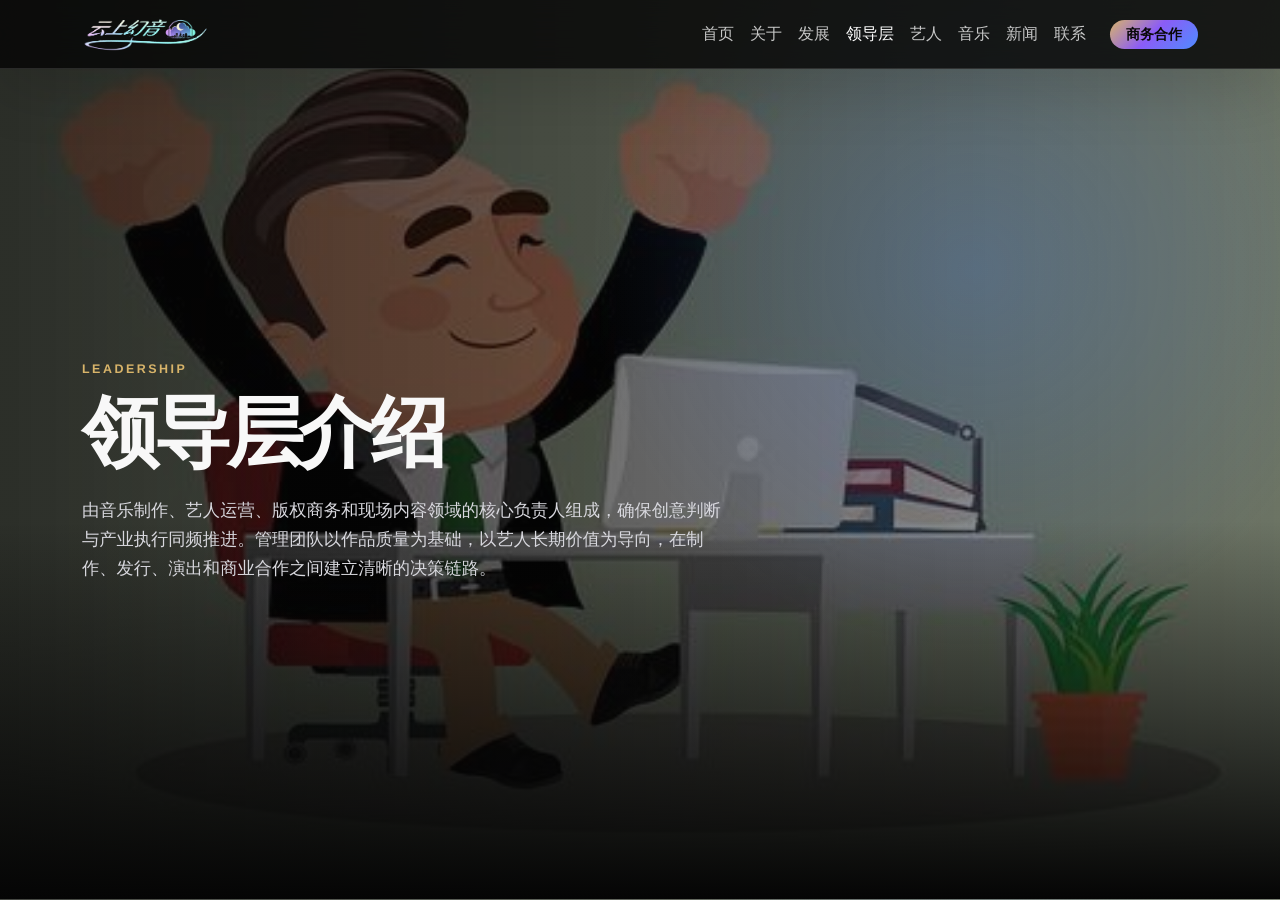
<file: leadership.html>
<!doctype html>
<html lang="zh-CN">
<head>
  <meta charset="utf-8">
  <meta name="viewport" content="width=device-width, initial-scale=1">
  <title>领导层介绍 - 上海云上幻音文化有限公司</title>
  <meta name="description" content="了解上海云上幻音文化有限公司核心领导层、管理团队和业务负责人。">
  <meta name="keywords" content="云上幻音领导层,音乐公司管理团队,音乐厂牌负责人,公司高管介绍">
  <link href="vendor/bootstrap/css/bootstrap.min.css" rel="stylesheet">
  <link href="vendor/bootstrap-icons/bootstrap-icons.css" rel="stylesheet">
  <link href="vendor/aos/aos.css" rel="stylesheet">
  <link href="css/reset.css" rel="stylesheet">
  <link href="css/style.css" rel="stylesheet">
  <link href="css/responsive.css" rel="stylesheet">
</head>
<body>
  <div class="site-shell">
    <nav class="navbar navbar-expand-lg navbar-dark fixed-top">
      <div class="container">
        <a class="navbar-brand" href="index.html"><img class="brand-logo" src="logo.png" alt="Yunshang Huanyin"></a>
        <button class="navbar-toggler" type="button" data-bs-toggle="collapse" data-bs-target="#mainNav" aria-label="展开导航"><span class="navbar-toggler-icon"></span></button>
        <div class="collapse navbar-collapse" id="mainNav">
          <ul class="navbar-nav ms-auto align-items-lg-center">
            <li class="nav-item"><a class="nav-link" href="index.html">首页</a></li>
            <li class="nav-item"><a class="nav-link" href="about.html">关于</a></li>
            <li class="nav-item"><a class="nav-link" href="development.html">发展</a></li>
            <li class="nav-item"><a class="nav-link active" href="leadership.html">领导层</a></li>
            <li class="nav-item"><a class="nav-link" href="artists.html">艺人</a></li>
            <li class="nav-item"><a class="nav-link" href="music.html">音乐</a></li>
            <li class="nav-item"><a class="nav-link" href="news.html">新闻</a></li>
            <li class="nav-item"><a class="nav-link" href="contact.html">联系</a></li>
            <li class="nav-item ms-lg-3"><a class="btn btn-sm btn-brand rounded-pill px-3" href="contact.html">商务合作</a></li>
          </ul>
        </div>
      </div>
    </nav>

    <header class="page-hero" style="background-image: radial-gradient(circle at 76% 30%, rgba(79, 140, 255, 0.24), transparent 24rem), linear-gradient(90deg, rgba(5, 5, 5, 0.76), rgba(5, 5, 5, 0.36)), url('images/60765d570988aaf1a97e49138bd6fc75.jpeg');">
      <div class="container" data-aos="fade-up">
        <span class="eyebrow">Leadership</span>
        <h1>领导层介绍</h1>
        <p class="hero-text">由音乐制作、艺人运营、版权商务和现场内容领域的核心负责人组成，确保创意判断与产业执行同频推进。管理团队以作品质量为基础，以艺人长期价值为导向，在制作、发行、演出和商业合作之间建立清晰的决策链路。</p>
      </div>
    </header>

    <main>
      <section class="section">
        <div class="container">
          <div class="section-title" data-aos="fade-up">
            <span class="eyebrow">Executive Team</span>
            <h2>核心管理团队</h2>
            <p>百叶窗式人物布局用于突出每位负责人的专业领域。展开后可查看其职责范围、管理重点和对公司长期发展的具体贡献。</p>
          </div>
          <div class="louver-grid" data-aos="fade-up">
            <article class="louver-panel leader-card" tabindex="0" style="background-image: linear-gradient(180deg, rgba(5, 5, 5, 0.12), rgba(5, 5, 5, 0.88)), url('images/ct.jpg');">
              <div class="louver-content">
                <span class="louver-index">01</span>
                <span class="leader-role">Founder / CEO</span>
                <h2 class="louver-title">陈滔</h2>
                <div class="louver-copy muted">
                  <p>负责公司战略、厂牌定位和核心资源整合，主导原创内容体系与长期商业合作方向。</p>
                  <ul>
                    <li>制定年度内容投资、艺人签约和市场扩张策略。</li>
                    <li>统筹制作、发行、商务和现场团队之间的资源优先级。</li>
                    <li>维护核心合作伙伴关系，包括品牌方、演出主办、发行渠道和媒体平台。</li>
                  </ul>
                </div>
              </div>
            </article>
            <article class="louver-panel leader-card" tabindex="0" style="background-image: linear-gradient(180deg, rgba(5, 5, 5, 0.12), rgba(5, 5, 5, 0.88)), url('images/lcy.jpg');">
              <div class="louver-content">
                <span class="louver-index">02</span>
                <span class="leader-role">Chief Producer</span>
                <h2 class="louver-title">廖聪颖</h2>
                <div class="louver-copy muted">
                  <p>统筹音乐制作中心，负责作品审美标准、制作流程管理、声音风格建设和重点项目品质把控。</p>
                  <ul>
                    <li>搭建制作人、编曲、录音师、混音师和母带工程师协作机制。</li>
                    <li>负责重点单曲、EP、现场改编和品牌定制音乐的制作审核。</li>
                    <li>根据艺人特质建立声音识别度，确保作品有统一但不模板化的品质标准。</li>
                  </ul>
                </div>
              </div>
            </article>
            <article class="louver-panel leader-card" tabindex="0" style="background-image: linear-gradient(180deg, rgba(5, 5, 5, 0.12), rgba(5, 5, 5, 0.88)), url('images/yfa.jpg');">
              <div class="louver-content">
                <span class="louver-index">03</span>
                <span class="leader-role">Artist Director</span>
                <h2 class="louver-title">杨富安</h2>
                <div class="louver-copy muted">
                  <p>负责艺人开发、内容规划、形象表达和宣发节奏，推动艺人与作品形成清晰的市场认知。</p>
                  <ul>
                    <li>建立艺人定位档案，覆盖声音特质、视觉风格、受众画像和内容主题。</li>
                    <li>规划艺人年度发歌、社媒内容、媒体露出和现场演出节奏。</li>
                    <li>协调造型、视觉、摄影、短视频和宣传团队，提升艺人品牌一致性。</li>
                  </ul>
                </div>
              </div>
            </article>
            
          </div>
        </div>
      </section>

      <section class="section section-muted">
        <div class="container">
          <div class="row g-4">
            <div class="col-lg-5" data-aos="fade-right">
              <span class="eyebrow">Management Logic</span>
              <h2 class="display-5 fw-bold">管理原则</h2>
              <p class="muted">团队以“创意判断、制作标准、运营效率、商业兑现”为四个管理支点，让每个项目从立项到发布都有清晰负责人。</p>
              <p class="muted">在实际项目中，CEO 负责方向与资源，制作负责人把控作品质量，艺人负责人管理人设和传播，商务负责人完成版权、演出和品牌转化。四个角色共同确保作品不是一次性发布，而是能够持续运营。</p>
            </div>
            <div class="col-lg-7">
              <div class="d-grid gap-3">
                <div class="music-row p-4" data-aos="fade-left"><span class="meta">Creative</span><h3 class="h5 mt-2">尊重音乐内容的独特性</h3><p class="muted mb-0">先判断作品和艺人的长期价值，再匹配制作与市场资源。</p></div>
                <div class="music-row p-4" data-aos="fade-left" data-aos-delay="100"><span class="meta">Operation</span><h3 class="h5 mt-2">用流程保障项目稳定落地</h3><p class="muted mb-0">明确制作、发行、宣发、商务和现场执行节奏，减少项目损耗。</p></div>
                <div class="music-row p-4" data-aos="fade-left" data-aos-delay="200"><span class="meta">Value</span><h3 class="h5 mt-2">让作品形成长期资产</h3><p class="muted mb-0">持续关注版权收益、现场转化、品牌合作和内容复用价值。</p></div>
              </div>
            </div>
          </div>
        </div>
      </section>

      <section class="section">
        <div class="container">
          <div class="section-title" data-aos="fade-up">
            <span class="eyebrow">Team Responsibilities</span>
            <h2>管理分工与协作机制</h2>
            <p>领导层通过固定评审会和项目复盘机制，把音乐创意、内容运营和商务转化放在同一张执行表里推进。</p>
          </div>
          <div class="row g-4">
            <div class="col-md-6 col-lg-3" data-aos="fade-up">
              <div class="glass-card p-4">
                <i class="bi bi-compass fs-1 text-warning"></i>
                <h3 class="h5 mt-3">战略决策</h3>
                <p class="muted mb-0">确定年度艺人签约方向、内容预算、重点城市和品牌合作优先级，保证资源投入聚焦。</p>
              </div>
            </div>
            <div class="col-md-6 col-lg-3" data-aos="fade-up" data-aos-delay="80">
              <div class="glass-card p-4">
                <i class="bi bi-sliders2-vertical fs-1 text-warning"></i>
                <h3 class="h5 mt-3">制作评审</h3>
                <p class="muted mb-0">从 Demo 到母带进行多轮听审，评估旋律、编曲、歌词、声音质感和平台传播潜力。</p>
              </div>
            </div>
            <div class="col-md-6 col-lg-3" data-aos="fade-up" data-aos-delay="160">
              <div class="glass-card p-4">
                <i class="bi bi-person-badge fs-1 text-warning"></i>
                <h3 class="h5 mt-3">艺人运营</h3>
                <p class="muted mb-0">围绕艺人定位安排作品、视觉、采访、短视频和现场曝光，让市场认知持续累积。</p>
              </div>
            </div>
            <div class="col-md-6 col-lg-3" data-aos="fade-up" data-aos-delay="240">
              <div class="glass-card p-4">
                <i class="bi bi-briefcase fs-1 text-warning"></i>
                <h3 class="h5 mt-3">商务闭环</h3>
                <p class="muted mb-0">把版权授权、品牌音乐、演出邀约和媒体合作统一纳入报价、合同和交付流程。</p>
              </div>
            </div>
          </div>
        </div>
      </section>

      <section class="section section-muted">
        <div class="container">
          <div class="section-title" data-aos="fade-up">
            <span class="eyebrow">Ownership & Shareholders</span>
            <h2>老板与股东层面</h2>
            <p>股东层负责公司长期方向、资本资源和治理边界，管理层负责日常经营和项目执行。两层之间保持战略协同，也保持专业分工。</p>
          </div>

          <div id="ownerCarousel" class="carousel slide owner-carousel" data-bs-ride="carousel" data-bs-interval="5200" data-aos="zoom-in">
            <div class="carousel-indicators">
              <button type="button" data-bs-target="#ownerCarousel" data-bs-slide-to="0" class="active" aria-current="true" aria-label="实际控制人"></button>
              <button type="button" data-bs-target="#ownerCarousel" data-bs-slide-to="1" aria-label="战略股东"></button>
              <button type="button" data-bs-target="#ownerCarousel" data-bs-slide-to="2" aria-label="内容合伙人"></button>
            </div>

            <div class="carousel-inner">
              <article class="carousel-item active">
                <div class="owner-slide">
                  <div class="owner-portrait" style="background-image: linear-gradient(180deg, rgba(5, 5, 5, 0.02), rgba(5, 5, 5, 0.78)), url('images/lcy.jpg');">
                    <span class="owner-badge">Founder Shareholder</span>
                  </div>
                  <div class="owner-content">
                    <span class="eyebrow">Actual Controller</span>
                    <h3>廖聪颖</h3>
                    <p class="lead">公司创始股东与实际控制人，负责确定云上幻音的长期发展边界、核心资源投入和厂牌价值观。她关注的不只是单个项目回报，而是公司是否能持续生产高质量音乐内容，并把作品、艺人和版权沉淀为长期资产。</p>
                    <div class="owner-points">
                      <div class="owner-point"><strong>治理职责</strong><span class="muted">把控重大投资、艺人签约、版权资产和核心合作伙伴选择。</span></div>
                      <div class="owner-point"><strong>资源方向</strong><span class="muted">优先投入原创制作、重点艺人、厂牌现场和品牌音乐合作。</span></div>
                      <div class="owner-point"><strong>决策原则</strong><span class="muted">坚持内容品质、长期信誉和可持续商业化之间的平衡。</span></div>
                      <div class="owner-point"><strong>对外角色</strong><span class="muted">代表公司对接战略合作、重点品牌、平台资源和行业伙伴。</span></div>
                    </div>
                  </div>
                </div>
              </article>

              <article class="carousel-item">
                <div class="owner-slide">
                  <div class="owner-portrait" style="background-image: linear-gradient(180deg, rgba(5, 5, 5, 0.02), rgba(5, 5, 5, 0.78)), url('images/ct.jpg');">
                    <span class="owner-badge">Strategic Investor</span>
                  </div>
                  <div class="owner-content">
                    <span class="eyebrow">Strategic Shareholder</span>
                    <h3>陈滔</h3>
                    <p class="lead">战略股东代表，长期关注文化消费、演出场景和品牌内容合作。其角色重点不是介入日常创作，而是帮助公司建立更稳健的商业模型，并连接演出主办、商业空间、品牌预算和地方文化资源。</p>
                    <div class="owner-points">
                      <div class="owner-point"><strong>资本支持</strong><span class="muted">参与公司阶段性预算规划、重点项目投入和现金流管理建议。</span></div>
                      <div class="owner-point"><strong>场景资源</strong><span class="muted">协助拓展 Livehouse、音乐节、商业综合体和品牌活动机会。</span></div>
                      <div class="owner-point"><strong>风险把控</strong><span class="muted">关注合同边界、授权周期、项目回款和跨方合作稳定性。</span></div>
                      <div class="owner-point"><strong>增长目标</strong><span class="muted">推动现场收入、品牌内容和版权授权形成多元收入结构。</span></div>
                    </div>
                  </div>
                </div>
              </article>

              <article class="carousel-item">
                <div class="owner-slide">
                  <div class="owner-portrait" style="background-image: linear-gradient(180deg, rgba(5, 5, 5, 0.02), rgba(5, 5, 5, 0.78)), url('images/yfa.jpg');">
                    <span class="owner-badge">Content Partner</span>
                  </div>
                  <div class="owner-content">
                    <span class="eyebrow">Content Shareholder</span>
                    <h3>杨富安</h3>
                    <p class="lead">内容合伙股东，负责从行业资源和创作生态角度为公司提供支持。其核心价值在于连接制作人、词曲作者、视觉导演、宣发团队和青年音乐人，让公司持续获得稳定的内容供给与审美判断。</p>
                    <div class="owner-points">
                      <div class="owner-point"><strong>创作生态</strong><span class="muted">维护词曲、制作、视觉和影像团队的外部合作网络。</span></div>
                      <div class="owner-point"><strong>内容判断</strong><span class="muted">参与重点作品选题、艺人方向评审和视觉概念讨论。</span></div>
                      <div class="owner-point"><strong>人才发现</strong><span class="muted">持续挖掘唱作人、制作人、现场音乐人和潜力艺人。</span></div>
                      <div class="owner-point"><strong>厂牌质感</strong><span class="muted">帮助公司保持年轻化、审美统一和内容表达的辨识度。</span></div>
                    </div>
                  </div>
                </div>
              </article>
            </div>

            <div class="owner-controls">
              <button class="carousel-control-prev owner-control" type="button" data-bs-target="#ownerCarousel" data-bs-slide="prev" aria-label="上一位股东">
                <span class="bi bi-arrow-left" aria-hidden="true"></span>
              </button>
              <button class="carousel-control-next owner-control" type="button" data-bs-target="#ownerCarousel" data-bs-slide="next" aria-label="下一位股东">
                <span class="bi bi-arrow-right" aria-hidden="true"></span>
              </button>
            </div>
          </div>
        </div>
      </section>
    </main>

    <footer class="site-footer">
      <div class="container">
        <div class="row g-4">
          <div class="col-lg-6"><a class="footer-brand mb-3" href="index.html"><img class="brand-logo" src="logo.png" alt="Yunshang Huanyin"><span>上海云上幻音文化有限公司</span></a><p class="muted">专注音乐制作、艺人经纪、版权发行、演出活动与品牌音乐合作。</p></div>
          <div class="col-lg-3"><h3 class="h6">快速访问</h3><a class="footer-link" href="about.html">关于我们</a><a class="footer-link" href="development.html">公司发展</a><a class="footer-link" href="contact.html">商务合作</a></div>
          <div class="col-lg-3"><h3 class="h6">联系</h3><p class="muted mb-1">business@example.com</p><p class="muted mb-0">400-000-0000</p></div>
        </div>
        <div class="border-top border-secondary-subtle mt-4 pt-4 muted small">© 2026 上海云上幻音文化有限公司. All Rights Reserved.</div>
      </div>
    </footer>
  </div>
  <button class="back-to-top" aria-label="返回顶部"><i class="bi bi-arrow-up"></i></button>
  <script src="vendor/bootstrap/js/bootstrap.bundle.min.js"></script>
  <script src="vendor/aos/aos.js"></script>
  <script src="js/main.js"></script>
</body>
</html>
</file>
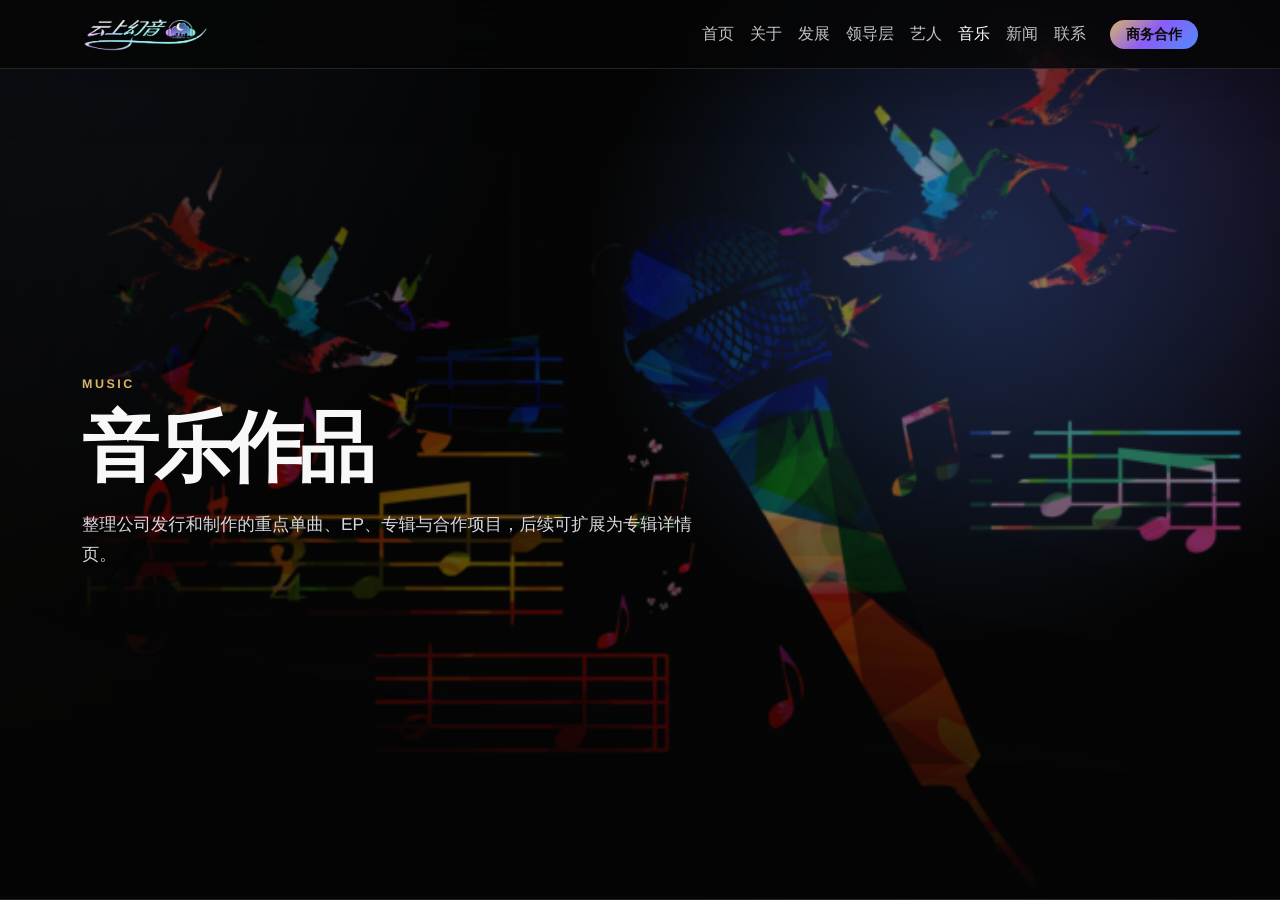
<file: music.html>
<!doctype html>
<html lang="zh-CN">
	<head>
		<meta charset="utf-8">
		<meta name="viewport" content="width=device-width, initial-scale=1">
		<title>
			音乐作品 - 上海云上幻音文化有限公司
		</title>
		<meta name="description" content="浏览上海云上幻音文化有限公司发行的单曲、专辑、EP 和音乐制作项目。">
		<meta name="keywords" content="音乐作品,专辑发行,单曲发行,EP,音乐制作">
		<link href="vendor/bootstrap/css/bootstrap.min.css" rel="stylesheet">
		<link href="vendor/bootstrap-icons/bootstrap-icons.css" rel="stylesheet">
		<link href="vendor/aos/aos.css" rel="stylesheet">
		<link href="css/reset.css" rel="stylesheet">
		<link href="css/style.css" rel="stylesheet">
		<link href="css/responsive.css" rel="stylesheet">
	</head>
	<body>
		<div class="site-shell">
			<nav class="navbar navbar-expand-lg navbar-dark fixed-top">
				<div class="container">
					<a class="navbar-brand" href="index.html">
						<img class="brand-logo" src="logo.png" alt="Yunshang Huanyin">
					</a>
					<button class="navbar-toggler" type="button" data-bs-toggle="collapse"
					data-bs-target="#mainNav" aria-label="展开导航">
						<span class="navbar-toggler-icon">
						</span>
					</button>
					<div class="collapse navbar-collapse" id="mainNav">
						<ul class="navbar-nav ms-auto align-items-lg-center">
							<li class="nav-item">
								<a class="nav-link" href="index.html">
									首页
								</a>
							</li>
							<li class="nav-item">
								<a class="nav-link" href="about.html">
									关于
								</a>
							</li>
							<li class="nav-item">
								<a class="nav-link" href="development.html">
									发展
								</a>
							</li>
							<li class="nav-item">
								<a class="nav-link" href="leadership.html">
									领导层
								</a>
							</li>
							<li class="nav-item">
								<a class="nav-link" href="artists.html">
									艺人
								</a>
							</li>
							<li class="nav-item">
								<a class="nav-link active" href="music.html">
									音乐
								</a>
							</li>
							<li class="nav-item">
								<a class="nav-link" href="news.html">
									新闻
								</a>
							</li>
							<li class="nav-item">
								<a class="nav-link" href="contact.html">
									联系
								</a>
							</li>
							<li class="nav-item ms-lg-3">
								<a class="btn btn-sm btn-brand rounded-pill px-3" href="contact.html">
									商务合作
								</a>
							</li>
						</ul>
					</div>
				</div>
			</nav>
			<header class="page-hero" style="background-image: radial-gradient(circle at 76% 30%, rgba(79, 140, 255, 0.24), transparent 24rem), linear-gradient(90deg, rgba(5, 5, 5, 0.76), rgba(5, 5, 5, 0.36)), url('images/533df2c1c9d230694282522de5a95b37.jpeg');">
				<div class="container" data-aos="fade-up">
					<span class="eyebrow">
						Music
					</span>
					<h1>
						音乐作品
					</h1>
					<p class="hero-text">
						整理公司发行和制作的重点单曲、EP、专辑与合作项目，后续可扩展为专辑详情页。
					</p>
				</div>
			</header>
			<main>
				<section class="section">
					<div class="container">
						<div class="section-title" data-aos="fade-up">
							<span class="eyebrow">
								Releases
							</span>
							<h2>
								重点发行
							</h2>
						</div>
						<div class="row g-4">
							<div class="col-md-6 col-lg-3" data-aos="fade-up">
								<article class="glass-card">
									<img class="album-cover" src="images/b80b78d8e1d3f8d907cef2c85ac1e519.jpeg" alt="夜航线">
									<div class="card-body">
										<span class="meta">
											Single · 2026
										</span>
										<h2 class="h4 mt-2">
											她的故乡威远
										</h2>
										<p class="muted">
											廖聪颖
										</p>
										<audio controls class="w-100">
											<source src="https://lcy20.netlify.app/gryy/不见桃花不见秋 - 她的故乡威远.mp3" type="audio/mpeg">
												当前浏览器不支持音频播放。
										</audio>
									</div>
								</article>
							</div>
							
							
							
						</div>
					</div>
				</section>
				<section class="section section-muted">
					<div class="container">
						<div class="section-title" data-aos="fade-up">
							<span class="eyebrow">
								Catalog
							</span>
							<h2>
								发行目录
							</h2>
						</div>
						<div class="d-grid gap-3">
							<div class="music-row p-4" data-aos="fade-up">
								<div class="row g-3 align-items-center">
									<div class="col-md-2">
										<span class="meta">
											01
										</span>
									</div>
									<div class="col-md-4">
										<h3 class="h5 mb-0">
											她的故乡威远
										</h3>
										<p class="muted mb-0">
											廖聪颖
										</p>
									</div>
									<div class="col-md-3 muted">
										流行 · 单曲
									</div>
									<div class="col-md-3 text-md-end">
										2026-06-28
									</div>
								</div>
							</div>
							
							
						</div>
					</div>
				</section>
			</main>
			<footer class="site-footer">
				<div class="container">
					<div class="row g-4">
						<div class="col-lg-6">
							<a class="footer-brand mb-3" href="index.html">
								<img class="brand-logo" src="logo.png" alt="Yunshang Huanyin">
								<span>
									上海云上幻音文化有限公司
								</span>
							</a>
							<p class="muted">
								专注音乐制作、艺人经纪、版权发行、演出活动与品牌音乐合作。
							</p>
						</div>
						<div class="col-lg-3">
							<h3 class="h6">
								快速访问
							</h3>
							<a class="footer-link" href="about.html">
								关于我们
							</a>
							<a class="footer-link" href="development.html">
								公司发展
							</a>
							<a class="footer-link" href="leadership.html">
								领导层介绍
							</a>
						</div>
						<div class="col-lg-3">
							<h3 class="h6">
								联系
							</h3>
							<p class="muted mb-1">
								business@example.com
							</p>
							<p class="muted mb-0">
								400-000-0000
							</p>
						</div>
					</div>
					<div class="border-top border-secondary-subtle mt-4 pt-4 muted small">
						© 2026 上海云上幻音文化有限公司. All Rights Reserved.
					</div>
				</div>
			</footer>
		</div>
		<button class="back-to-top" aria-label="返回顶部">
			<i class="bi bi-arrow-up">
			</i>
		</button>
		<script src="vendor/bootstrap/js/bootstrap.bundle.min.js">
		</script>
		<script src="vendor/aos/aos.js">
		</script>
		<script src="js/main.js">
		</script>
	</body>

</html>
</file>
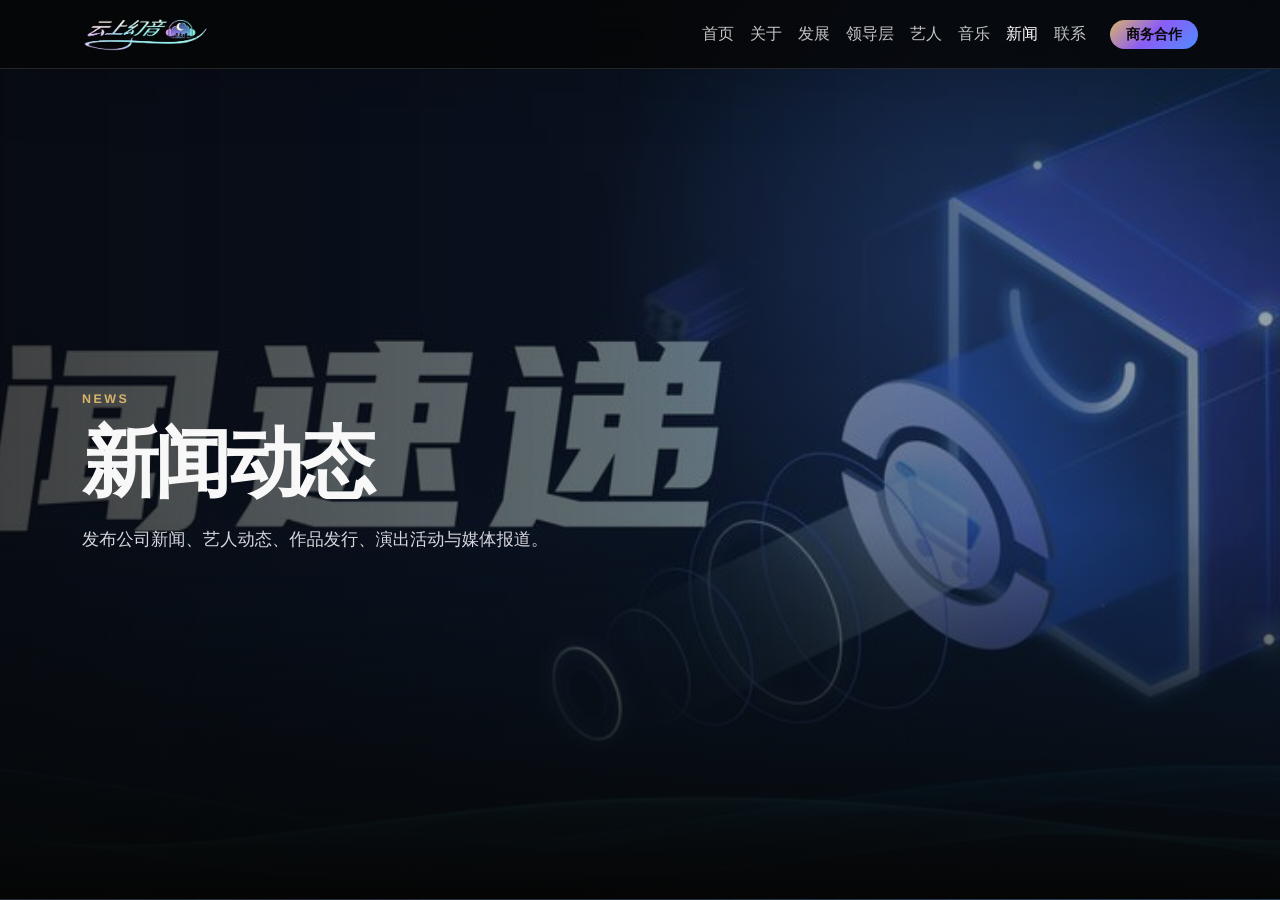
<file: news.html>
<!doctype html>
<html lang="zh-CN">
	<head>
		<meta charset="utf-8">
		<meta name="viewport" content="width=device-width, initial-scale=1">
		<title>
			新闻动态 - 上海云上幻音文化有限公司
		</title>
		<meta name="description" content="获取上海云上幻音文化有限公司公司新闻、艺人动态、作品发行和演出活动信息。">
		<meta name="keywords" content="音乐公司新闻,艺人动态,音乐发行,演出活动">
		<link href="vendor/bootstrap/css/bootstrap.min.css" rel="stylesheet">
		<link href="vendor/bootstrap-icons/bootstrap-icons.css" rel="stylesheet">
		<link href="vendor/aos/aos.css" rel="stylesheet">
		<link href="css/reset.css" rel="stylesheet">
		<link href="css/style.css" rel="stylesheet">
		<link href="css/responsive.css" rel="stylesheet">
	</head>
	<body>
		<div class="site-shell">
			<nav class="navbar navbar-expand-lg navbar-dark fixed-top">
				<div class="container">
					<a class="navbar-brand" href="index.html">
						<img class="brand-logo" src="logo.png" alt="Yunshang Huanyin">
					</a>
					<button class="navbar-toggler" type="button" data-bs-toggle="collapse"
					data-bs-target="#mainNav" aria-label="展开导航">
						<span class="navbar-toggler-icon">
						</span>
					</button>
					<div class="collapse navbar-collapse" id="mainNav">
						<ul class="navbar-nav ms-auto align-items-lg-center">
							<li class="nav-item">
								<a class="nav-link" href="index.html">
									首页
								</a>
							</li>
							<li class="nav-item">
								<a class="nav-link" href="about.html">
									关于
								</a>
							</li>
							<li class="nav-item">
								<a class="nav-link" href="development.html">
									发展
								</a>
							</li>
							<li class="nav-item">
								<a class="nav-link" href="leadership.html">
									领导层
								</a>
							</li>
							<li class="nav-item">
								<a class="nav-link" href="artists.html">
									艺人
								</a>
							</li>
							<li class="nav-item">
								<a class="nav-link" href="music.html">
									音乐
								</a>
							</li>
							<li class="nav-item">
								<a class="nav-link active" href="news.html">
									新闻
								</a>
							</li>
							<li class="nav-item">
								<a class="nav-link" href="contact.html">
									联系
								</a>
							</li>
							<li class="nav-item ms-lg-3">
								<a class="btn btn-sm btn-brand rounded-pill px-3" href="contact.html">
									商务合作
								</a>
							</li>
						</ul>
					</div>
				</div>
			</nav>
			<header class="page-hero" style="background-image: radial-gradient(circle at 76% 30%, rgba(79, 140, 255, 0.24), transparent 24rem), linear-gradient(90deg, rgba(5, 5, 5, 0.76), rgba(5, 5, 5, 0.36)), url('images/a67c9c869d59518e959e2863107491fc.jpeg');">
				<div class="container" data-aos="fade-up">
					<span class="eyebrow">
						News
					</span>
					<h1>
						新闻动态
					</h1>
					<p class="hero-text">
						发布公司新闻、艺人动态、作品发行、演出活动与媒体报道。
					</p>
				</div>
			</header>
			<main class="section">
				<div class="container">
					<div class="row g-4">
						<div class="col-md-6 col-lg-4" data-aos="fade-up">
							<article class="glass-card">
								<img class="wide-image" src="images/news/company-plan.jpg" alt="公司新闻">
								<div class="card-body">
									<span class="meta">
										公司新闻 · 2026-07-10
									</span>
									<h2 class="h4 mt-2">
										云上幻音创立 2026 厂牌计划持续投入
									</h2>
									<p class="muted">
										公司将围绕重点艺人、原创作品和现场项目进行系统投入。
									</p>
									<a class="btn btn-ghost rounded-pill" href="#">
										阅读详情
									</a>
								</div>
							</article>
						</div>
						<div class="col-md-6 col-lg-4" data-aos="fade-up" data-aos-delay="80">
							<article class="glass-card">
								<img class="wide-image" src="images/news/studio-release.jpg" alt="作品发行">
								<div class="card-body">
									<span class="meta">
										作品发行 · 2026-06-28
									</span>
									<h2 class="h4 mt-2">
										廖聪颖全新单曲《夜航线》正式上线
									</h2>
									<p class="muted">
										新歌以夜间城市为叙事背景，呈现更成熟的声音质感。
									</p>
									<a class="btn btn-ghost rounded-pill" href="#">
										阅读详情
									</a>
								</div>
							</article>
						</div>
						
						
						
						
					</div>
				</div>
			</main>
			<footer class="site-footer">
				<div class="container">
					<div class="row g-4">
						<div class="col-lg-6">
							<a class="footer-brand mb-3" href="index.html">
								<img class="brand-logo" src="logo.png" alt="Yunshang Huanyin">
								<span>
									上海云上幻音文化有限公司
								</span>
							</a>
							<p class="muted">
								专注音乐制作、艺人经纪、版权发行、演出活动与品牌音乐合作。
							</p>
						</div>
						<div class="col-lg-3">
							<h3 class="h6">
								快速访问
							</h3>
							<a class="footer-link" href="about.html">
								关于我们
							</a>
							<a class="footer-link" href="development.html">
								公司发展
							</a>
							<a class="footer-link" href="leadership.html">
								领导层介绍
							</a>
						</div>
						<div class="col-lg-3">
							<h3 class="h6">
								联系
							</h3>
							<p class="muted mb-1">
								business@example.com
							</p>
							<p class="muted mb-0">
								400-000-0000
							</p>
						</div>
					</div>
					<div class="border-top border-secondary-subtle mt-4 pt-4 muted small">
						© 2026 上海云上幻音文化有限公司. All Rights Reserved.
					</div>
				</div>
			</footer>
		</div>
		<button class="back-to-top" aria-label="返回顶部">
			<i class="bi bi-arrow-up">
			</i>
		</button>
		<script src="vendor/bootstrap/js/bootstrap.bundle.min.js">
		</script>
		<script src="vendor/aos/aos.js">
		</script>
		<script src="js/main.js">
		</script>
	</body>

</html>
</file>
<file: css/style.css>
:root {
  --bg: #050505;
  --bg-soft: #101014;
  --bg-card: rgba(255, 255, 255, 0.06);
  --text: #f8f8f8;
  --muted: #a7a7b3;
  --line: rgba(255, 255, 255, 0.12);
  --gold: #d8b46a;
  --blue: #4f8cff;
  --purple: #8b5cf6;
  --gradient: linear-gradient(135deg, #d8b46a 0%, #8b5cf6 48%, #4f8cff 100%);
}

html {
  height: 100%;
  overflow: hidden;
}

body {
  height: 100%;
  overflow: hidden;
  color: var(--text);
  background: var(--bg);
  font-family: "Inter", "Microsoft YaHei", "PingFang SC", Arial, sans-serif;
  line-height: 1.7;
  text-rendering: geometricPrecision;
}

.site-shell {
  height: 100svh;
  overflow-x: hidden;
  overflow-y: auto;
  scroll-behavior: smooth;
  scroll-snap-type: y mandatory;
  overscroll-behavior-y: contain;
  background:
    radial-gradient(circle at top left, rgba(79, 140, 255, 0.22), transparent 34rem),
    radial-gradient(circle at 90% 15%, rgba(139, 92, 246, 0.2), transparent 28rem),
    linear-gradient(115deg, rgba(216, 180, 106, 0.08), transparent 28rem),
    var(--bg);
}

.site-shell::-webkit-scrollbar {
  width: 0.45rem;
}

.site-shell::-webkit-scrollbar-track {
  background: rgba(255, 255, 255, 0.04);
}

.site-shell::-webkit-scrollbar-thumb {
  border-radius: 999px;
  background: rgba(216, 180, 106, 0.45);
}

.site-shell::before {
  position: fixed;
  inset: 0;
  z-index: 0;
  pointer-events: none;
  content: "";
  opacity: 0.24;
  background-image:
    linear-gradient(rgba(255, 255, 255, 0.035) 1px, transparent 1px),
    linear-gradient(90deg, rgba(255, 255, 255, 0.035) 1px, transparent 1px);
  background-size: 72px 72px;
  mask-image: radial-gradient(circle at 50% 12%, #000, transparent 68%);
}

.site-shell > * {
  position: relative;
  z-index: 1;
}

.navbar {
  position: fixed;
  top: 0;
  right: 0;
  left: 0;
  z-index: 1030;
  border-bottom: 1px solid var(--line);
  background: rgba(5, 5, 5, 0.82);
  backdrop-filter: blur(18px);
  box-shadow: 0 1rem 4rem rgba(0, 0, 0, 0.16);
  transition: background 0.35s ease, border-color 0.35s ease, box-shadow 0.35s ease, padding 0.35s ease;
}

.navbar.navbar-scrolled {
  border-color: rgba(216, 180, 106, 0.22);
  background: rgba(5, 5, 5, 0.94);
  box-shadow: 0 1.2rem 3.5rem rgba(0, 0, 0, 0.36);
}

.navbar-brand {
  display: inline-flex;
  align-items: center;
  font-weight: 800;
  letter-spacing: 0.08em;
}

.brand-logo {
  display: block;
  width: auto;
  height: 2.65rem;
  max-width: 12rem;
  object-fit: contain;
}

.footer-brand {
  display: inline-flex;
  align-items: center;
  gap: 0.85rem;
  color: #fff;
  text-decoration: none;
}

.footer-brand .brand-logo {
  height: 3.6rem;
  max-width: 12rem;
}

.footer-brand span {
  font-size: 1.35rem;
  font-weight: 800;
  letter-spacing: 0.12em;
  line-height: 1;
  background: var(--gradient);
  -webkit-background-clip: text;
  background-clip: text;
  -webkit-text-fill-color: transparent;
}

.nav-link {
  color: rgba(255, 255, 255, 0.76);
}

.nav-link:hover,
.nav-link.active {
  color: var(--gold);
}

.hero {
  position: relative;
  min-height: 100svh;
  display: flex;
  align-items: center;
  padding: 8rem 0 5rem;
  isolation: isolate;
  background-size: cover;
  background-position: center;
}

.hero::before {
  position: absolute;
  inset: 0;
  content: "";
  background: transparent;
}

.hero::after,
.page-hero::after {
  position: absolute;
  inset: auto 0 0;
  height: 42%;
  content: "";
  pointer-events: none;
  background: linear-gradient(180deg, transparent, var(--bg));
}

.hero > .container,
.page-hero > .container {
  position: relative;
  z-index: 1;
}

.eyebrow {
  display: inline-flex;
  gap: 0.5rem;
  align-items: center;
  margin-bottom: 1rem;
  color: var(--gold);
  font-size: 0.78rem;
  font-weight: 700;
  letter-spacing: 0.2em;
  text-transform: uppercase;
}

.hero-title {
  max-width: 780px;
  font-size: clamp(3rem, 8vw, 7.5rem);
  line-height: 0.95;
  font-weight: 900;
  letter-spacing: -0.07em;
  text-wrap: balance;
  text-shadow: 0 2rem 5rem rgba(0, 0, 0, 0.5);
}

.hero-text {
  max-width: 640px;
  margin: 1.5rem 0 2rem;
  color: #d8d8de;
  font-size: 1.08rem;
}

.btn-brand {
  border: 0;
  color: #080808;
  background: var(--gradient);
  font-weight: 800;
}

.btn-brand:hover {
  color: #080808;
  transform: translateY(-1px);
  box-shadow: 0 1rem 2.5rem rgba(79, 140, 255, 0.22);
}

.btn-ghost {
  border: 1px solid var(--line);
  color: var(--text);
  background: rgba(255, 255, 255, 0.05);
}

.btn-ghost:hover {
  border-color: var(--gold);
  color: var(--gold);
}

.section {
  position: relative;
  min-height: 100svh;
  display: flex;
  align-items: center;
  padding: 6rem 0;
}

.section-muted {
  background:
    radial-gradient(circle at 10% 0%, rgba(216, 180, 106, 0.12), transparent 24rem),
    linear-gradient(180deg, rgba(255, 255, 255, 0.052), rgba(255, 255, 255, 0));
}

.section-title {
  max-width: 720px;
  margin-bottom: 2.5rem;
}

.section-title h2 {
  margin: 0.4rem 0 0;
  font-size: clamp(2rem, 4vw, 4rem);
  font-weight: 900;
  letter-spacing: -0.05em;
}

.section-title p {
  margin: 1rem 0 0;
  color: var(--muted);
}

.glass-card {
  position: relative;
  height: 100%;
  border: 1px solid var(--line);
  border-radius: 1.5rem;
  background:
    linear-gradient(145deg, rgba(255, 255, 255, 0.11), rgba(255, 255, 255, 0.035)),
    var(--bg-card);
  box-shadow: 0 1.5rem 5rem rgba(0, 0, 0, 0.22);
  overflow: hidden;
  transition: transform 0.45s ease, border-color 0.45s ease, box-shadow 0.45s ease;
}

.glass-card::before {
  position: absolute;
  inset: 0;
  content: "";
  pointer-events: none;
  opacity: 0;
  background: linear-gradient(135deg, rgba(216, 180, 106, 0.22), transparent 34%, rgba(79, 140, 255, 0.15));
  transition: opacity 0.45s ease;
}

.glass-card:hover {
  transform: translateY(-0.5rem);
  border-color: rgba(216, 180, 106, 0.46);
  box-shadow: 0 2.2rem 6rem rgba(0, 0, 0, 0.34);
}

.glass-card:hover::before {
  opacity: 1;
}

.glass-card .card-body {
  padding: 1.35rem;
}

.image-ratio {
  aspect-ratio: 4 / 5;
  object-fit: cover;
}

.wide-image {
  aspect-ratio: 16 / 10;
  object-fit: cover;
}

.album-cover {
  aspect-ratio: 1 / 1;
  object-fit: cover;
}

.artist-showcase {
  position: relative;
  padding: 1rem 0 2.5rem;
}

.artist-showcase::before {
  position: absolute;
  inset: 8% 8% 0;
  content: "";
  border-radius: 3rem;
  opacity: 0.55;
  background:
    radial-gradient(circle at 30% 40%, rgba(216, 180, 106, 0.22), transparent 18rem),
    radial-gradient(circle at 70% 20%, rgba(79, 140, 255, 0.18), transparent 20rem);
  filter: blur(10px);
}

.artist-swiper {
  overflow: visible;
  padding: 1.5rem 0 4.5rem;
}

.artist-swiper .swiper-wrapper {
  align-items: stretch;
}

.artist-swiper .swiper-slide {
  width: min(72vw, 410px);
  height: auto;
  transition: opacity 0.45s ease, filter 0.45s ease;
}

.artist-swiper .swiper-slide:not(.swiper-slide-active) {
  filter: saturate(0.72) brightness(0.78);
}

.artist-swiper .glass-card {
  border-radius: 2rem;
  transform-origin: center;
}

.artist-swiper .image-ratio {
  aspect-ratio: 4 / 5.35;
}

.artist-swiper .swiper-pagination-bullet {
  width: 2.2rem;
  height: 0.18rem;
  border-radius: 999px;
  background: rgba(255, 255, 255, 0.4);
  opacity: 1;
}

.artist-swiper .swiper-pagination-bullet-active {
  background: var(--gold);
}

.carousel-controls {
  display: flex;
  gap: 0.75rem;
}

.carousel-btn {
  display: inline-flex;
  width: 3rem;
  height: 3rem;
  align-items: center;
  justify-content: center;
  border: 1px solid var(--line);
  border-radius: 50%;
  color: var(--text);
  background: rgba(255, 255, 255, 0.07);
  transition: transform 0.3s ease, border-color 0.3s ease, background 0.3s ease;
}

.carousel-btn:hover {
  transform: translateY(-2px);
  border-color: var(--gold);
  color: #111;
  background: var(--gold);
}

.meta {
  color: var(--gold);
  font-size: 0.82rem;
  font-weight: 800;
  letter-spacing: 0.08em;
  text-transform: uppercase;
}

.muted {
  color: var(--muted);
}

.stat {
  padding: 1.25rem;
  border: 1px solid var(--line);
  border-radius: 1.25rem;
  background: rgba(255, 255, 255, 0.05);
}

.stat strong {
  display: block;
  font-size: 2.3rem;
  line-height: 1;
  color: var(--gold);
}

.page-hero {
  position: relative;
  min-height: 100svh;
  display: flex;
  align-items: center;
  padding: 8.5rem 0 4rem;
  border-bottom: 1px solid var(--line);
  background:
    radial-gradient(circle at 76% 30%, rgba(79, 140, 255, 0.24), transparent 24rem),
    linear-gradient(90deg, rgba(5, 5, 5, 0.76), rgba(5, 5, 5, 0.36));
  background-size: cover;
  background-position: center;
  isolation: isolate;
}

.page-hero h1 {
  max-width: 760px;
  font-size: clamp(2.6rem, 6vw, 5.8rem);
  line-height: 0.98;
  font-weight: 900;
  letter-spacing: -0.06em;
}

.filter-pill {
  border: 1px solid var(--line);
  color: var(--text);
  background: rgba(255, 255, 255, 0.05);
}

.filter-pill.active,
.filter-pill:hover {
  border-color: var(--gold);
  color: #111;
  background: var(--gold);
}

.timeline-item {
  position: relative;
  padding-left: 2rem;
  border-left: 1px solid var(--line);
}

.timeline-item::before {
  position: absolute;
  left: -0.45rem;
  top: 0.3rem;
  width: 0.85rem;
  height: 0.85rem;
  border-radius: 50%;
  content: "";
  background: var(--gold);
}

.louver-grid {
  display: flex;
  min-height: 34rem;
  gap: 0.85rem;
}

.louver-panel {
  position: relative;
  flex: 1 1 0;
  min-width: 0;
  border: 1px solid var(--line);
  border-radius: 1.5rem;
  color: var(--text);
  background:
    linear-gradient(180deg, rgba(5, 5, 5, 0.12), rgba(5, 5, 5, 0.88));
  background-size: cover;
  background-position: center;
  box-shadow: 0 1.5rem 5rem rgba(0, 0, 0, 0.22);
  overflow: hidden;
  isolation: isolate;
  transition: flex 0.75s ease, transform 0.45s ease, border-color 0.45s ease;
}

.louver-panel::before {
  position: absolute;
  inset: 0;
  z-index: 0;
  content: "";
  opacity: 0.82;
  background:
    radial-gradient(circle at 50% 18%, rgba(216, 180, 106, 0.2), transparent 18rem),
    linear-gradient(90deg, rgba(5, 5, 5, 0.1), rgba(5, 5, 5, 0.82));
  transition: opacity 0.45s ease;
}

.louver-panel:hover,
.louver-panel:focus-within {
  flex: 2.65 1 0;
  transform: translateY(-0.35rem);
  border-color: rgba(216, 180, 106, 0.48);
}

.louver-panel:hover::before,
.louver-panel:focus-within::before {
  opacity: 0.64;
}

.louver-content {
  position: absolute;
  inset: 0;
  z-index: 1;
  display: flex;
  flex-direction: column;
  justify-content: flex-end;
  padding: 2rem;
}

.louver-index {
  position: absolute;
  top: 1.4rem;
  left: 1.4rem;
  color: rgba(255, 255, 255, 0.38);
  font-size: clamp(2.8rem, 6vw, 5.4rem);
  font-weight: 900;
  line-height: 1;
  letter-spacing: -0.08em;
}

.louver-title {
  max-width: 18rem;
  margin: 0;
  font-size: clamp(1.45rem, 2.4vw, 2.8rem);
  font-weight: 900;
  line-height: 1;
  letter-spacing: -0.05em;
}

.louver-copy {
  max-width: 32rem;
  max-height: 0;
  margin: 0;
  opacity: 0;
  overflow: hidden;
  transform: translateY(1rem);
  transition: max-height 0.55s ease, margin 0.45s ease, opacity 0.45s ease, transform 0.45s ease;
}

.louver-panel:hover .louver-copy,
.louver-panel:focus-within .louver-copy {
  max-height: 22rem;
  margin-top: 1rem;
  opacity: 1;
  transform: translateY(0);
}

.louver-copy p {
  margin-bottom: 0.7rem;
}

.louver-copy ul {
  margin: 0;
  padding-left: 1.1rem;
}

.louver-copy li {
  margin-bottom: 0.35rem;
}

.louver-meta {
  display: inline-flex;
  width: fit-content;
  margin-bottom: 0.85rem;
  padding: 0.35rem 0.75rem;
  border: 1px solid rgba(216, 180, 106, 0.38);
  border-radius: 999px;
  color: var(--gold);
  background: rgba(5, 5, 5, 0.42);
  font-size: 0.75rem;
  font-weight: 800;
  letter-spacing: 0.14em;
  text-transform: uppercase;
}

.leader-card {
  min-height: 38rem;
}

.leader-card .louver-content {
  background: linear-gradient(180deg, transparent 12%, rgba(5, 5, 5, 0.32) 48%, rgba(5, 5, 5, 0.92));
}

.leader-role {
  color: var(--gold);
  font-size: 0.84rem;
  font-weight: 800;
  letter-spacing: 0.12em;
  text-transform: uppercase;
}

.owner-carousel {
  position: relative;
  border: 1px solid var(--line);
  border-radius: 2rem;
  background:
    radial-gradient(circle at 18% 22%, rgba(216, 180, 106, 0.14), transparent 20rem),
    radial-gradient(circle at 82% 18%, rgba(79, 140, 255, 0.16), transparent 22rem),
    rgba(255, 255, 255, 0.045);
  box-shadow: 0 2rem 6rem rgba(0, 0, 0, 0.28);
  overflow: hidden;
}

.owner-carousel::before {
  position: absolute;
  inset: 8% 10%;
  content: "";
  border: 1px solid rgba(216, 180, 106, 0.18);
  border-radius: 50%;
  opacity: 0.75;
  background:
    conic-gradient(from 18deg, rgba(216, 180, 106, 0.28), rgba(79, 140, 255, 0.08), rgba(139, 92, 246, 0.18), rgba(216, 180, 106, 0.28));
  filter: blur(0.5px);
  animation: ownerRotate 18s linear infinite;
}

.owner-slide {
  position: relative;
  z-index: 1;
  min-height: 38rem;
  display: grid;
  grid-template-columns: minmax(14rem, 0.72fr) minmax(0, 1.28fr);
  gap: 2rem;
  align-items: center;
  padding: 3rem;
}

.owner-portrait {
  position: relative;
  min-height: 28rem;
  border: 1px solid rgba(216, 180, 106, 0.32);
  border-radius: 1.6rem;
  background:
    linear-gradient(180deg, rgba(5, 5, 5, 0.02), rgba(5, 5, 5, 0.78));
  background-size: cover;
  background-position: center;
  box-shadow: inset 0 0 0 1px rgba(255, 255, 255, 0.05), 0 1.4rem 4rem rgba(0, 0, 0, 0.28);
  overflow: hidden;
}

.owner-badge {
  position: absolute;
  left: 1rem;
  bottom: 1rem;
  display: inline-flex;
  padding: 0.45rem 0.8rem;
  border: 1px solid rgba(216, 180, 106, 0.45);
  border-radius: 999px;
  color: var(--gold);
  background: rgba(5, 5, 5, 0.62);
  font-size: 0.75rem;
  font-weight: 800;
  letter-spacing: 0.12em;
  text-transform: uppercase;
}

.owner-content {
  position: relative;
  padding: 1rem 0;
}

.owner-content h3 {
  margin: 0.35rem 0 1rem;
  font-size: clamp(2rem, 4vw, 4.6rem);
  font-weight: 900;
  line-height: 0.98;
  letter-spacing: -0.06em;
}

.owner-content .lead {
  max-width: 52rem;
  color: #dddde5;
}

.owner-points {
  display: grid;
  grid-template-columns: repeat(2, minmax(0, 1fr));
  gap: 0.85rem;
  margin-top: 1.5rem;
}

.owner-point {
  border: 1px solid var(--line);
  border-radius: 1rem;
  padding: 1rem;
  background: rgba(255, 255, 255, 0.055);
}

.owner-point strong {
  display: block;
  margin-bottom: 0.25rem;
  color: var(--gold);
}

.owner-controls {
  position: absolute;
  right: 2rem;
  bottom: 2rem;
  z-index: 2;
  display: flex;
  gap: 0.75rem;
}

.owner-control {
  position: static;
  width: 3rem;
  height: 3rem;
  border: 1px solid rgba(216, 180, 106, 0.35);
  border-radius: 50%;
  color: #111;
  background: var(--gold);
  opacity: 1;
}

.owner-control:hover {
  background: #f0cf82;
}

.owner-carousel .carousel-indicators {
  right: auto;
  bottom: 2.35rem;
  left: 2rem;
  z-index: 2;
  justify-content: flex-start;
  margin: 0;
}

.owner-carousel .carousel-indicators [data-bs-target] {
  width: 2.2rem;
  height: 0.18rem;
  border: 0;
  border-radius: 999px;
  background-color: rgba(255, 255, 255, 0.5);
  opacity: 1;
}

.owner-carousel .carousel-indicators .active {
  background-color: var(--gold);
}

@keyframes ownerRotate {
  to {
    transform: rotate(360deg);
  }
}

.music-row {
  border: 1px solid var(--line);
  border-radius: 1.25rem;
  background: rgba(255, 255, 255, 0.045);
}

.contact-box {
  border: 1px solid var(--line);
  border-radius: 1.5rem;
  background: rgba(255, 255, 255, 0.06);
}

.form-control,
.form-select {
  border-color: var(--line);
  color: var(--text);
  background-color: rgba(255, 255, 255, 0.06);
}

.form-control:focus,
.form-select:focus {
  border-color: var(--gold);
  color: var(--text);
  background-color: rgba(255, 255, 255, 0.08);
  box-shadow: 0 0 0 0.25rem rgba(216, 180, 106, 0.15);
}

.site-footer {
  min-height: 100svh;
  display: flex;
  align-items: center;
  padding: 4rem 0 2rem;
  border-top: 1px solid var(--line);
  background: #08080a;
}

.hero,
.page-hero,
.section,
.site-footer {
  scroll-snap-align: start;
  scroll-snap-stop: always;
}

.footer-link {
  display: block;
  margin-bottom: 0.55rem;
  color: var(--muted);
}

.footer-link:hover {
  color: var(--gold);
}

.social-link {
  display: inline-flex;
  width: 2.5rem;
  height: 2.5rem;
  margin-right: 0.5rem;
  align-items: center;
  justify-content: center;
  border: 1px solid var(--line);
  border-radius: 50%;
  color: var(--text);
}

.social-link:hover {
  border-color: var(--gold);
  color: var(--gold);
}

.back-to-top {
  position: fixed;
  right: 1.25rem;
  bottom: 1.25rem;
  z-index: 20;
  display: none;
  width: 2.8rem;
  height: 2.8rem;
  border: 0;
  border-radius: 50%;
  color: #111;
  background: var(--gold);
}

.back-to-top.show {
  display: inline-flex;
  align-items: center;
  justify-content: center;
}
</file>
<file: css/responsive.css>
@media (max-width: 991.98px) {
  .navbar-collapse {
    padding: 1rem 0;
  }

  .navbar-nav {
    align-items: flex-start !important;
  }

  .hero {
    min-height: 100svh;
    padding: 7rem 0 4rem;
  }

  .section {
    min-height: 100svh;
    padding: 4.5rem 0;
  }

  .louver-grid {
    min-height: auto;
    flex-direction: column;
  }

  .louver-panel,
  .louver-panel:hover,
  .louver-panel:focus-within {
    flex: none;
    min-height: 24rem;
    transform: none;
  }

  .louver-copy {
    max-height: none;
    margin-top: 1rem;
    opacity: 1;
    transform: none;
  }

  .owner-slide {
    min-height: auto;
    grid-template-columns: 1fr;
    padding: 2rem;
  }

  .owner-portrait {
    min-height: 24rem;
  }

  .owner-controls {
    position: static;
    margin: 0 2rem 2rem;
  }

  .owner-carousel .carousel-indicators {
    position: static;
    margin: 0 2rem 1.5rem;
  }
}

@media (max-width: 767.98px) {
  .brand-logo {
    height: 2.25rem;
    max-width: 9.5rem;
  }

  .footer-brand {
    gap: 0.65rem;
  }

  .footer-brand .brand-logo {
    height: 3rem;
  }

  .footer-brand span {
    font-size: 1.1rem;
    letter-spacing: 0.08em;
  }

  .hero-title,
  .page-hero h1 {
    letter-spacing: -0.045em;
  }

  .hero-text {
    font-size: 1rem;
  }

  .section-title {
    margin-bottom: 1.8rem;
  }

  .glass-card .card-body {
    padding: 1rem;
  }

  .page-hero {
    min-height: 100svh;
    padding: 7rem 0 3rem;
  }

  .artist-swiper .swiper-slide {
    width: 82vw;
  }

  .carousel-controls {
    margin-top: 1rem;
  }

  .louver-content {
    padding: 1.35rem;
  }

  .louver-panel,
  .leader-card {
    min-height: 25rem;
  }

  .owner-slide {
    padding: 1.25rem;
  }

  .owner-portrait {
    min-height: 21rem;
  }

  .owner-points {
    grid-template-columns: 1fr;
  }

  .owner-controls {
    margin: 0 1.25rem 1.25rem;
  }

  .owner-carousel .carousel-indicators {
    margin: 0 1.25rem 1.25rem;
  }
}
</file>
